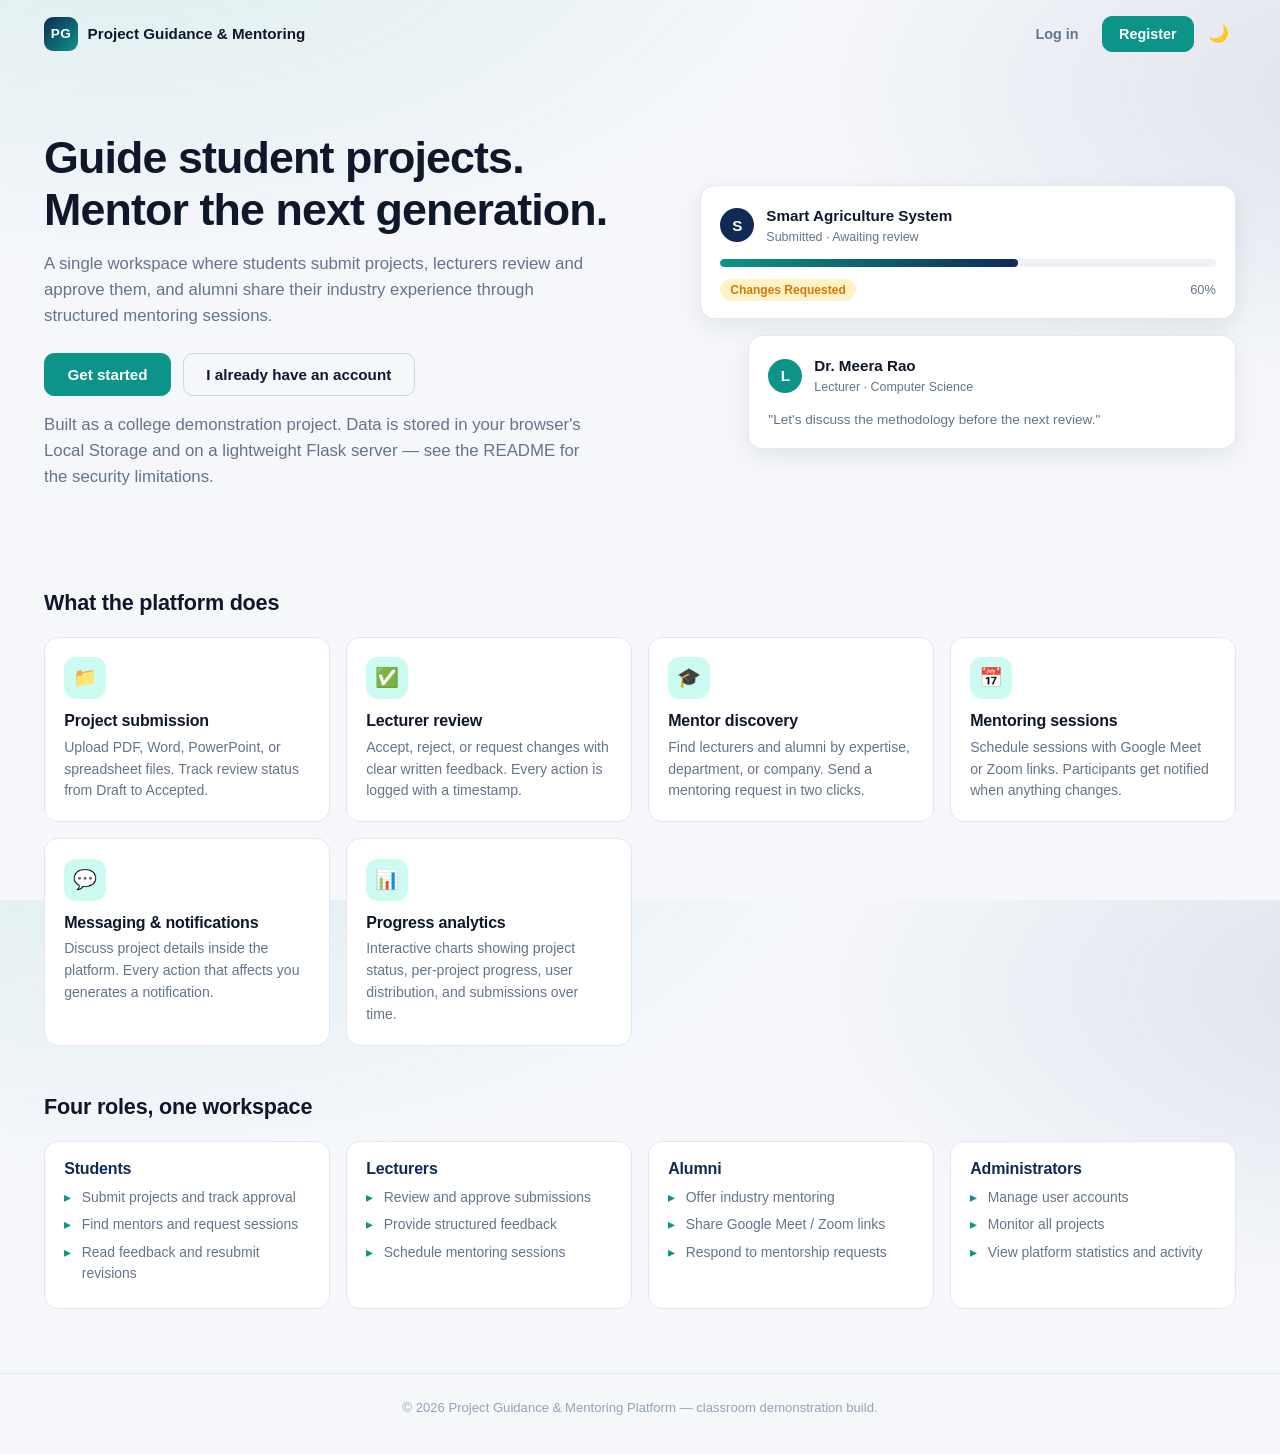
<file: frontend/index.html>
<!DOCTYPE html>
<html lang="en" data-theme="light">
<head>
  <meta charset="UTF-8" />
  <meta name="viewport" content="width=device-width, initial-scale=1.0" />
  <meta name="description" content="Project Guidance and Mentoring Platform — connect students, lecturers, and alumni for project review and mentoring." />
  <title>Project Guidance &amp; Mentoring Platform</title>
  <link rel="stylesheet" href="css/style.css" />
  <link rel="stylesheet" href="css/forms.css" />
  <link rel="stylesheet" href="css/components.css" />
  <link rel="stylesheet" href="css/responsive.css" />
</head>
<body class="landing-body" data-page="landing">

  <header class="landing-header">
    <a href="index.html" class="brand">
      <span class="brand-mark" aria-hidden="true">PG</span>
      <span class="brand-text">Project&nbsp;Guidance&nbsp;&amp;&nbsp;Mentoring</span>
    </a>

    <nav class="landing-nav" aria-label="Primary">
      <a href="login.html" class="btn btn-ghost">Log in</a>
      <a href="register.html" class="btn btn-primary">Register</a>
      <button id="theme-toggle-landing" class="icon-btn" type="button"
              aria-label="Toggle light and dark theme" title="Toggle theme">
        <span class="theme-icon" aria-hidden="true">🌙</span>
      </button>
    </nav>
  </header>

  <main class="landing-main">

    <section class="hero">
      <div class="hero-text">
        <h1>Guide student projects.<br/>Mentor the next generation.</h1>
        <p>
          A single workspace where students submit projects, lecturers review
          and approve them, and alumni share their industry experience through
          structured mentoring sessions.
        </p>

        <div class="hero-actions">
          <a href="register.html" class="btn btn-primary btn-lg">Get started</a>
          <a href="login.html" class="btn btn-outline btn-lg">I already have an account</a>
        </div>

        <p class="hero-note">
          Built as a college demonstration project. Data is stored in your
          browser's Local Storage and on a lightweight Flask server — see the
          README for the security limitations.
        </p>
      </div>

      <div class="hero-visual" aria-hidden="true">
        <div class="hero-card">
          <div class="hero-card-row">
            <div class="hero-avatar">S</div>
            <div>
              <strong>Smart Agriculture System</strong>
              <small>Submitted · Awaiting review</small>
            </div>
          </div>
          <div class="hero-progress"><span style="width:60%"></span></div>
          <div class="hero-card-row hero-card-row--split">
            <span class="pill pill-warn">Changes Requested</span>
            <span>60%</span>
          </div>
        </div>

        <div class="hero-card hero-card--alt">
          <div class="hero-card-row">
            <div class="hero-avatar hero-avatar--alt">L</div>
            <div>
              <strong>Dr. Meera Rao</strong>
              <small>Lecturer · Computer Science</small>
            </div>
          </div>
          <p class="hero-mini">"Let's discuss the methodology before the next review."</p>
        </div>
      </div>
    </section>

    <section class="features" aria-labelledby="features-heading">
      <h2 id="features-heading">What the platform does</h2>

      <div class="feature-grid">
        <article class="feature">
          <div class="feature-icon" aria-hidden="true">📁</div>
          <h3>Project submission</h3>
          <p>Upload PDF, Word, PowerPoint, or spreadsheet files. Track review status from Draft to Accepted.</p>
        </article>

        <article class="feature">
          <div class="feature-icon" aria-hidden="true">✅</div>
          <h3>Lecturer review</h3>
          <p>Accept, reject, or request changes with clear written feedback. Every action is logged with a timestamp.</p>
        </article>

        <article class="feature">
          <div class="feature-icon" aria-hidden="true">🎓</div>
          <h3>Mentor discovery</h3>
          <p>Find lecturers and alumni by expertise, department, or company. Send a mentoring request in two clicks.</p>
        </article>

        <article class="feature">
          <div class="feature-icon" aria-hidden="true">📅</div>
          <h3>Mentoring sessions</h3>
          <p>Schedule sessions with Google Meet or Zoom links. Participants get notified when anything changes.</p>
        </article>

        <article class="feature">
          <div class="feature-icon" aria-hidden="true">💬</div>
          <h3>Messaging &amp; notifications</h3>
          <p>Discuss project details inside the platform. Every action that affects you generates a notification.</p>
        </article>

        <article class="feature">
          <div class="feature-icon" aria-hidden="true">📊</div>
          <h3>Progress analytics</h3>
          <p>Interactive charts showing project status, per-project progress, user distribution, and submissions over time.</p>
        </article>
      </div>
    </section>

    <section class="roles" aria-labelledby="roles-heading">
      <h2 id="roles-heading">Four roles, one workspace</h2>

      <div class="role-grid">
        <article class="role-card">
          <h3>Students</h3>
          <ul>
            <li>Submit projects and track approval</li>
            <li>Find mentors and request sessions</li>
            <li>Read feedback and resubmit revisions</li>
          </ul>
        </article>

        <article class="role-card">
          <h3>Lecturers</h3>
          <ul>
            <li>Review and approve submissions</li>
            <li>Provide structured feedback</li>
            <li>Schedule mentoring sessions</li>
          </ul>
        </article>

        <article class="role-card">
          <h3>Alumni</h3>
          <ul>
            <li>Offer industry mentoring</li>
            <li>Share Google Meet / Zoom links</li>
            <li>Respond to mentorship requests</li>
          </ul>
        </article>

        <article class="role-card">
          <h3>Administrators</h3>
          <ul>
            <li>Manage user accounts</li>
            <li>Monitor all projects</li>
            <li>View platform statistics and activity</li>
          </ul>
        </article>
      </div>
    </section>

  </main>

  <footer class="landing-footer">
    <p>&copy; <span id="footer-year"></span> Project Guidance &amp; Mentoring Platform — classroom demonstration build.</p>
  </footer>

  <script src="js/storage.js"></script>
  <script src="js/validators.js"></script>
  <script src="js/api.js"></script>
  <script src="js/auth.js"></script>
  <script src="js/app.js"></script>
  <script>
    // Small inline bootstrap for the landing page only.
    document.addEventListener('DOMContentLoaded', function () {
      document.getElementById('footer-year').textContent = new Date().getFullYear();

      // If the user is already logged in, offer a quick jump to the dashboard.
      var current = window.PGMPStorage.getCurrentSession();
      if (current && current.userId) {
        var actions = document.querySelector('.hero-actions');
        if (actions) {
          var quick = document.createElement('a');
          quick.className = 'btn btn-outline btn-lg';
          quick.href = 'dashboard.html';
          quick.textContent = 'Go to my dashboard';
          actions.appendChild(quick);
        }
      }
    });
  </script>
</body>
</html>
</file>
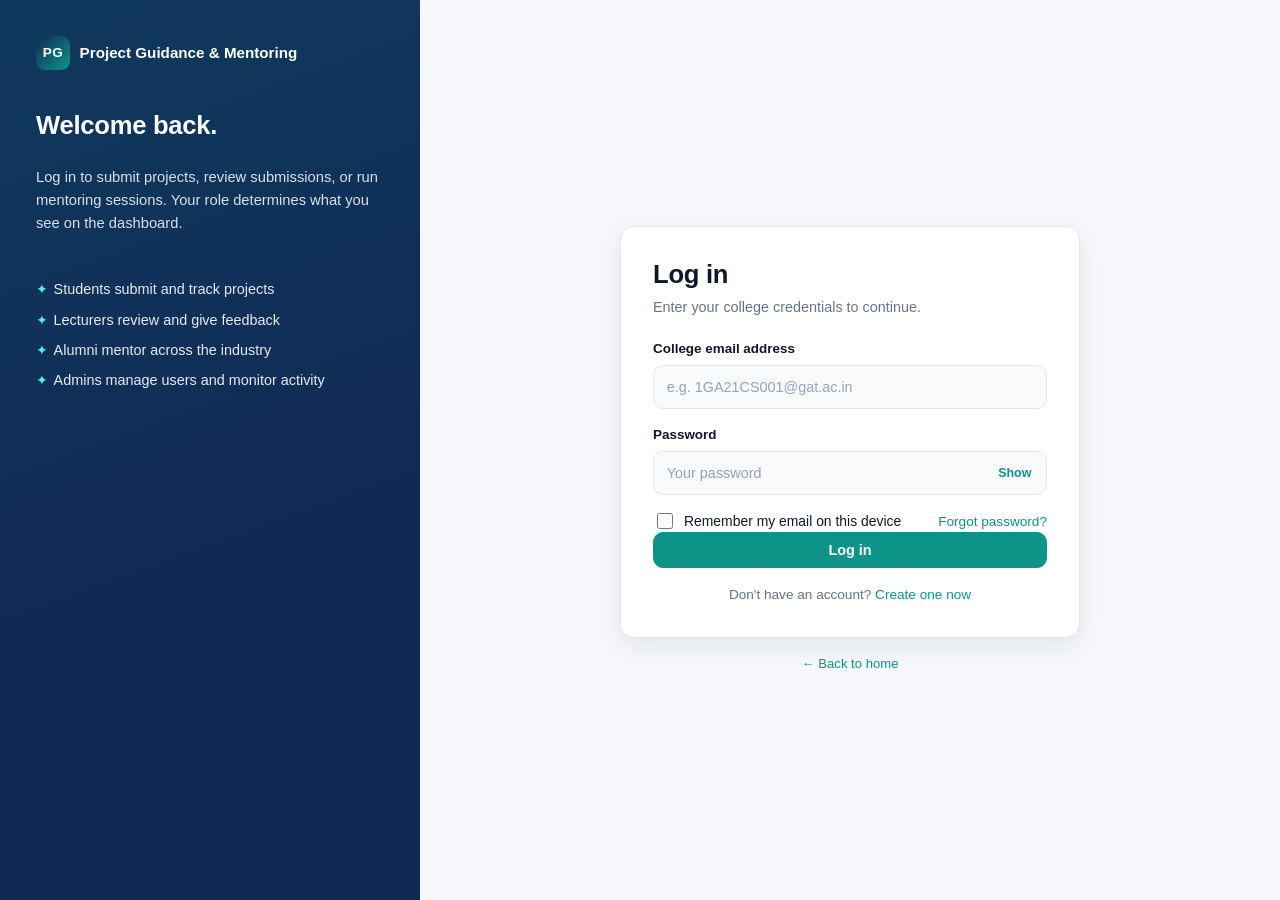
<file: frontend/login.html>
<!DOCTYPE html>
<html lang="en" data-theme="light">
<head>
  <meta charset="UTF-8" />
  <meta name="viewport" content="width=device-width, initial-scale=1.0" />
  <title>Log in · Project Guidance &amp; Mentoring Platform</title>
  <link rel="stylesheet" href="css/style.css" />
  <link rel="stylesheet" href="css/forms.css" />
  <link rel="stylesheet" href="css/components.css" />
  <link rel="stylesheet" href="css/responsive.css" />
</head>
<body class="auth-body" data-page="login">

  <div class="auth-layout">

    <aside class="auth-side" aria-hidden="true">
      <a href="index.html" class="brand brand--light">
        <span class="brand-mark">PG</span>
        <span class="brand-text">Project&nbsp;Guidance&nbsp;&amp;&nbsp;Mentoring</span>
      </a>
      <h2>Welcome back.</h2>
      <p>
        Log in to submit projects, review submissions, or run mentoring sessions.
        Your role determines what you see on the dashboard.
      </p>
      <ul class="auth-side-list">
        <li>Students submit and track projects</li>
        <li>Lecturers review and give feedback</li>
        <li>Alumni mentor across the industry</li>
        <li>Admins manage users and monitor activity</li>
      </ul>
    </aside>

    <main class="auth-main">
      <div class="auth-card">
        <header class="auth-card-head">
          <h1>Log in</h1>
          <p>Enter your college credentials to continue.</p>
        </header>

        <form id="login-form" novalidate autocomplete="on">
          <div class="form-group">
            <label for="login-email">College email address</label>
            <input
              type="email"
              id="login-email"
              name="email"
              autocomplete="username"
              required
              placeholder="e.g. 1GA21CS001@gat.ac.in"
            />
            <p class="field-error" data-error-for="login-email" role="alert"></p>
          </div>

          <div class="form-group">
            <label for="login-password">Password</label>
            <div class="input-with-action">
              <input
                type="password"
                id="login-password"
                name="password"
                autocomplete="current-password"
                required
                placeholder="Your password"
              />
              <button type="button" class="input-action"
                      data-toggle-password="login-password"
                      aria-label="Show password">Show</button>
            </div>
            <p class="field-error" data-error-for="login-password" role="alert"></p>
          </div>

          <div class="form-row form-row--between">
            <label class="checkbox">
              <input type="checkbox" id="login-remember" />
              <span>Remember my email on this device</span>
            </label>
            <a href="#forgot" class="link-small" id="open-forgot">Forgot password?</a>
          </div>

          <button type="submit" class="btn btn-primary btn-block" id="login-submit">
            Log in
          </button>

          <p class="form-footer">
            Don't have an account? <a href="register.html">Create one now</a>
          </p>
        </form>

        <!-- ------------------------------------------------------ -->
        <!-- Forgot-password panel (LOCAL DEMO FLOW)                 -->
        <!-- No email server is configured. The token is shown on    -->
        <!-- screen instead of being emailed. See README §17.        -->
        <!-- ------------------------------------------------------ -->
        <section id="forgot-panel" class="forgot-panel" hidden>
          <h2>Reset your password</h2>
          <p class="muted">
            This is a classroom demo. The reset token will be shown on this page
            instead of being emailed.
          </p>

          <form id="forgot-form" novalidate>
            <div class="form-group">
              <label for="forgot-email">College email address</label>
              <input type="email" id="forgot-email" required
                     placeholder="you@gat.ac.in" />
            </div>
            <button type="submit" class="btn btn-primary btn-block">
              Generate reset token
            </button>
          </form>

          <div id="forgot-result" hidden>
            <div class="callout callout-warn">
              <strong>Demo token (shown only because no mail server is configured):</strong>
              <code id="forgot-token-display"></code>
            </div>

            <form id="reset-form" novalidate>
              <div class="form-group">
                <label for="reset-token">Reset token</label>
                <input type="text" id="reset-token" required />
              </div>
              <div class="form-group">
                <label for="reset-password">New password</label>
                <div class="input-with-action">
                  <input type="password" id="reset-password" required minlength="8" />
                  <button type="button" class="input-action"
                          data-toggle-password="reset-password"
                          aria-label="Show password">Show</button>
                </div>
              </div>
              <div class="form-group">
                <label for="reset-confirm">Confirm new password</label>
                <input type="password" id="reset-confirm" required minlength="8" />
              </div>
              <button type="submit" class="btn btn-primary btn-block">
                Update password
              </button>
            </form>
          </div>

          <button type="button" class="btn btn-ghost btn-block" id="close-forgot">
            Back to login
          </button>
        </section>

        <div id="login-alert" class="alert" hidden role="alert"></div>
      </div>

      <p class="auth-footnote">
        <a href="index.html">&larr; Back to home</a>
      </p>
    </main>
  </div>

  <script src="js/storage.js"></script>
  <script src="js/validators.js"></script>
  <script src="js/api.js"></script>
  <script src="js/auth.js"></script>
  <script src="js/app.js"></script>
</body>
</html>
</file>
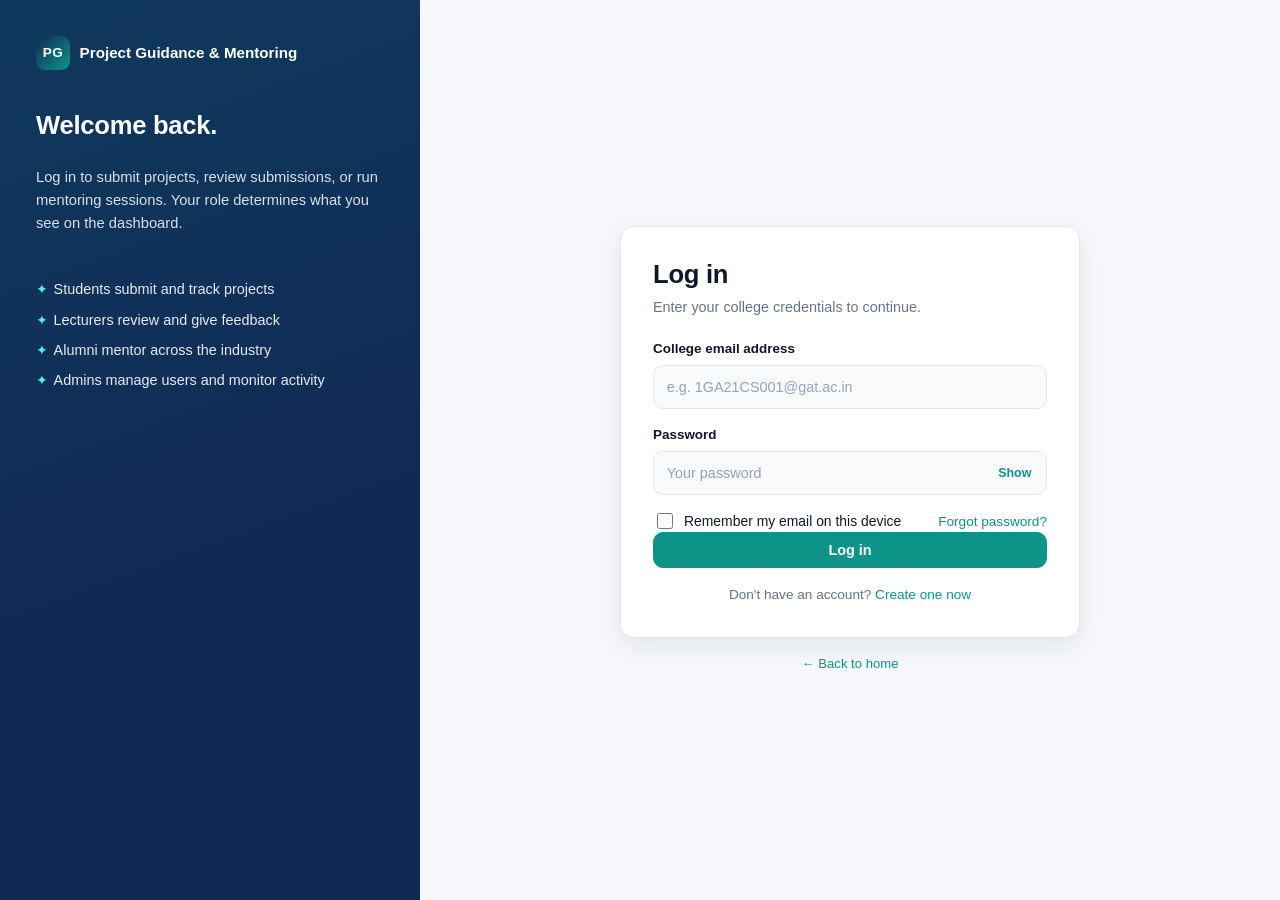
<file: frontend/mentoring-sessions.html>
<!DOCTYPE html>
<html lang="en" data-theme="light">
<head>
  <meta charset="UTF-8" />
  <meta name="viewport" content="width=device-width, initial-scale=1.0" />
  <title>Mentoring Sessions · Project Guidance &amp; Mentoring Platform</title>
  <link rel="stylesheet" href="css/style.css" />
  <link rel="stylesheet" href="css/dashboard.css" />
  <link rel="stylesheet" href="css/forms.css" />
  <link rel="stylesheet" href="css/components.css" />
  <link rel="stylesheet" href="css/responsive.css" />
</head>
<body class="app-body" data-page="sessions" data-requires-auth="true">

  <div id="app-shell"></div>

  <main id="page-content" class="page-content">

    <nav class="breadcrumbs" aria-label="Breadcrumb">
      <ol>
        <li><a href="dashboard.html">Home</a></li>
        <li aria-current="page">Mentoring Sessions</li>
      </ol>
    </nav>

    <header class="page-header">
      <div>
        <h1>Mentoring Sessions</h1>
        <p class="page-subtitle">
          Schedule a session with a student, share a Google Meet or Zoom link,
          and keep everyone notified of any change.
        </p>
      </div>
      <div class="page-header-actions">
        <button type="button" class="btn btn-primary" id="btn-new-session">
          + Schedule session
        </button>
      </div>
    </header>

    <!-- Tabs: Upcoming / Past / Cancelled -->
    <div class="tabs" role="tablist" aria-label="Session scope">
      <button type="button" class="tab is-active" data-scope="upcoming"
              role="tab" aria-selected="true">
        Upcoming <span class="tab-count" id="tab-count-upcoming">0</span>
      </button>
      <button type="button" class="tab" data-scope="past"
              role="tab" aria-selected="false">
        Past <span class="tab-count" id="tab-count-past">0</span>
      </button>
      <button type="button" class="tab" data-scope="cancelled"
              role="tab" aria-selected="false">
        Cancelled <span class="tab-count" id="tab-count-cancelled">0</span>
      </button>
    </div>

    <section class="session-grid" id="session-grid" aria-live="polite"></section>

    <div class="empty-state" id="session-empty" hidden>
      <div class="empty-illustration" aria-hidden="true">📅</div>
      <h2 id="session-empty-title">No upcoming sessions</h2>
      <p id="session-empty-msg">Scheduled sessions will appear here.</p>
    </div>

  </main>

  <!-- ============================================================== -->
  <!-- Session create / edit modal                                      -->
  <!-- ============================================================== -->
  <div class="modal-backdrop" id="modal-session" hidden>
    <div class="modal modal--lg" role="dialog" aria-modal="true"
         aria-labelledby="modal-session-title">
      <header class="modal-header">
        <h2 id="modal-session-title">Schedule session</h2>
        <button type="button" class="icon-btn modal-close" aria-label="Close">×</button>
      </header>
      <div class="modal-body">
        <form id="form-session" novalidate>
          <input type="hidden" id="session-id" />

          <div class="form-group">
            <label for="session-title">Session title <span class="req">*</span></label>
            <input type="text" id="session-title" required maxlength="120" />
            <p class="field-error" data-error-for="session-title" role="alert"></p>
          </div>

          <div class="form-group">
            <label for="session-description">Description</label>
            <textarea id="session-description" rows="3"
                      placeholder="What will you cover in this session?"></textarea>
          </div>

          <div class="form-grid">
            <div class="form-group">
              <label for="session-mentor">Mentor <span class="req">*</span></label>
              <select id="session-mentor" required></select>
            </div>

            <div class="form-group">
              <label for="session-student">Student <span class="req">*</span></label>
              <select id="session-student" required></select>
            </div>

            <div class="form-group">
              <label for="session-project">Related project (optional)</label>
              <select id="session-project">
                <option value="">None</option>
              </select>
            </div>

            <div class="form-group">
              <label for="session-platform">Meeting platform <span class="req">*</span></label>
              <select id="session-platform" required>
                <option value="Google Meet">Google Meet</option>
                <option value="Zoom">Zoom</option>
                <option value="Other">Other</option>
              </select>
            </div>

            <div class="form-group">
              <label for="session-date">Date <span class="req">*</span></label>
              <input type="date" id="session-date" required />
              <p class="field-error" data-error-for="session-date" role="alert"></p>
            </div>

            <div class="form-group">
              <label for="session-start">Start time <span class="req">*</span></label>
              <input type="time" id="session-start" required />
            </div>

            <div class="form-group">
              <label for="session-end">End time <span class="req">*</span></label>
              <input type="time" id="session-end" required />
              <p class="field-error" data-error-for="session-end" role="alert"></p>
            </div>

            <div class="form-group form-group--full">
              <label for="session-url">Meeting URL <span class="req">*</span></label>
              <input type="url" id="session-url" required
                     placeholder="https://meet.google.com/xxx-xxxx-xxx" />
              <p class="field-hint">
                The URL must start with <code>https://</code>. Google Meet links
                must point to <code>meet.google.com</code>. Zoom links must point
                to <code>zoom.us</code>.
              </p>
              <p class="field-error" data-error-for="session-url" role="alert"></p>
            </div>
          </div>

          <div class="form-group">
            <label for="session-instructions">Additional instructions</label>
            <textarea id="session-instructions" rows="3"
                      placeholder="Anything the student should prepare beforehand."></textarea>
          </div>

          <div class="callout callout-info">
            This platform does <strong>not</strong> create meeting rooms
            automatically. Paste a link you have already created in Google Meet
            or Zoom. The app simply stores and shares it.
          </div>
        </form>
      </div>
      <footer class="modal-footer">
        <button type="button" class="btn btn-ghost modal-close">Cancel</button>
        <button type="submit" form="form-session" class="btn btn-primary"
                id="btn-save-session">Save session</button>
      </footer>
    </div>
  </div>

  <!-- ============================================================== -->
  <!-- Cancel session modal                                             -->
  <!-- ============================================================== -->
  <div class="modal-backdrop" id="modal-cancel-session" hidden>
    <div class="modal" role="dialog" aria-modal="true"
         aria-labelledby="modal-cancel-session-title">
      <header class="modal-header">
        <h2 id="modal-cancel-session-title">Cancel session</h2>
        <button type="button" class="icon-btn modal-close" aria-label="Close">×</button>
      </header>
      <div class="modal-body">
        <input type="hidden" id="cancel-session-id" />
        <p class="muted">
          Cancelling notifies the student. This action cannot be undone.
        </p>
        <div class="form-group">
          <label for="cancel-session-reason">Reason (optional)</label>
          <textarea id="cancel-session-reason" rows="3"></textarea>
        </div>
      </div>
      <footer class="modal-footer">
        <button type="button" class="btn btn-ghost modal-close">Keep session</button>
        <button type="button" class="btn btn-danger" id="btn-confirm-cancel-session">
          Cancel session
        </button>
      </footer>
    </div>
  </div>

  <script src="js/storage.js"></script>
  <script src="js/validators.js"></script>
  <script src="js/api.js"></script>
  <script src="js/auth.js"></script>
  <script src="js/app.js"></script>
  <script src="js/notifications.js"></script>
  <script src="js/sessions.js"></script>
</body>
</html>
</file>
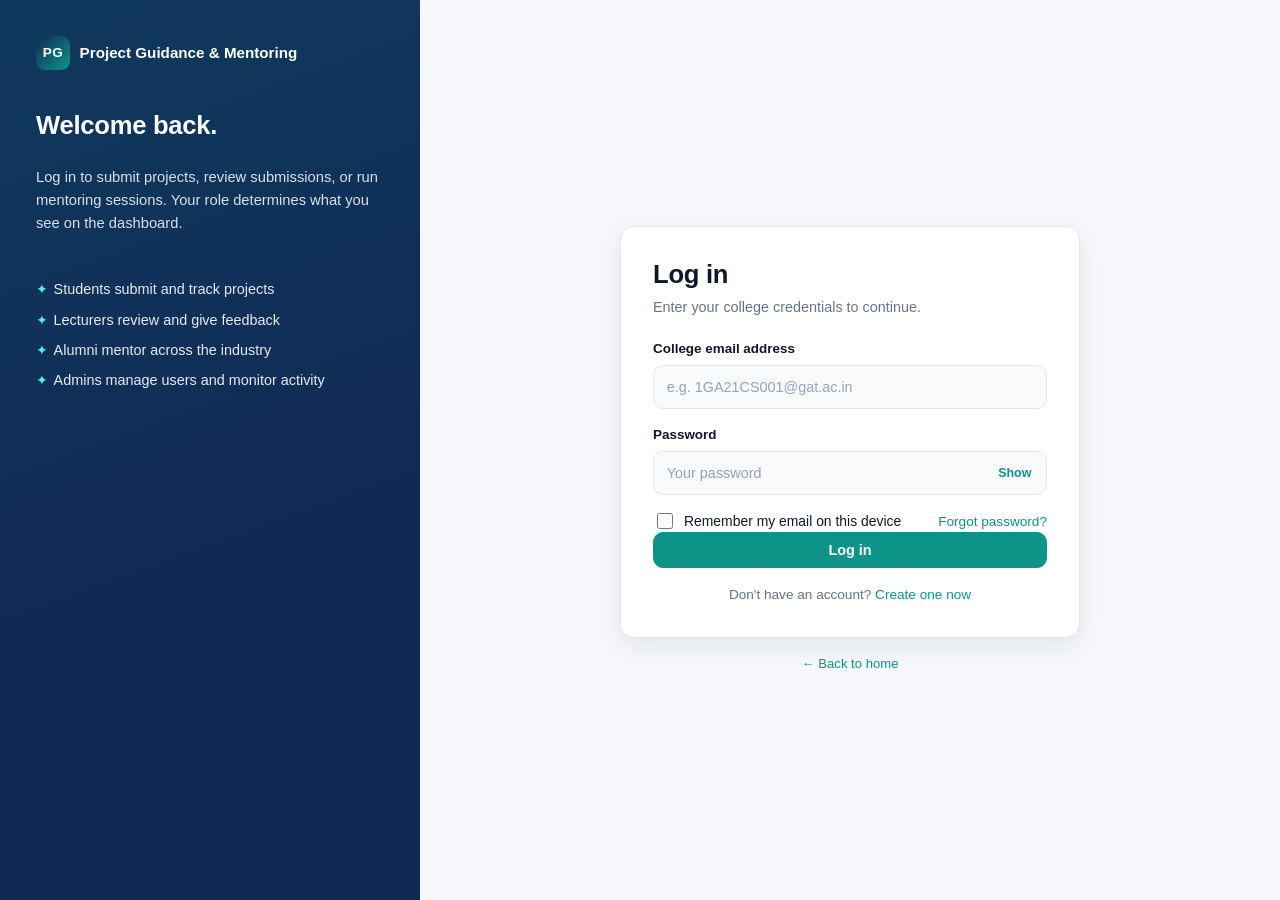
<file: frontend/mentors.html>
<!DOCTYPE html>
<html lang="en" data-theme="light">
<head>
  <meta charset="UTF-8" />
  <meta name="viewport" content="width=device-width, initial-scale=1.0" />
  <title>Mentors · Project Guidance &amp; Mentoring Platform</title>
  <link rel="stylesheet" href="css/style.css" />
  <link rel="stylesheet" href="css/dashboard.css" />
  <link rel="stylesheet" href="css/forms.css" />
  <link rel="stylesheet" href="css/components.css" />
  <link rel="stylesheet" href="css/responsive.css" />
</head>
<body class="app-body" data-page="mentors" data-requires-auth="true">

  <div id="app-shell"></div>

  <main id="page-content" class="page-content">

    <nav class="breadcrumbs" aria-label="Breadcrumb">
      <ol>
        <li><a href="dashboard.html">Home</a></li>
        <li aria-current="page">Mentors</li>
      </ol>
    </nav>

    <header class="page-header">
      <div>
        <h1>Find a mentor</h1>
        <p class="page-subtitle">
          Browse lecturers and alumni, filter by expertise, and request a
          mentoring session.
        </p>
      </div>
    </header>

    <!-- Two-column layout: filters + mentor grid -->
    <div class="split-layout">

      <aside class="split-side card">
        <h2 class="side-heading">Filters</h2>

        <div class="form-group">
          <label for="mentor-search">Search</label>
          <input type="search" id="mentor-search" placeholder="Name, company, designation…" />
        </div>

        <div class="form-group">
          <label for="mentor-role">Role</label>
          <select id="mentor-role">
            <option value="">All mentors</option>
            <option value="lecturer">Lecturers only</option>
            <option value="alumni">Alumni only</option>
          </select>
        </div>

        <div class="form-group">
          <label for="mentor-dept">Department</label>
          <select id="mentor-dept">
            <option value="">All departments</option>
            <option>Computer Science and Engineering</option>
            <option>Information Science and Engineering</option>
            <option>Electronics and Communication</option>
            <option>Electrical and Electronics</option>
            <option>Mechanical Engineering</option>
            <option>Civil Engineering</option>
            <option>Artificial Intelligence and Machine Learning</option>
            <option>Data Science</option>
            <option>Other</option>
          </select>
        </div>

        <div class="form-group">
          <label for="mentor-expertise">Expertise contains</label>
          <input type="text" id="mentor-expertise" placeholder="e.g. Machine Learning" />
        </div>

        <button type="button" class="btn btn-ghost btn-block" id="mentor-clear">
          Clear filters
        </button>
      </aside>

      <section class="split-main">
        <p class="list-count" id="mentor-count">0 mentors</p>

        <div class="mentor-grid" id="mentor-grid" aria-live="polite"></div>

        <div class="empty-state" id="mentor-empty" hidden>
          <div class="empty-illustration" aria-hidden="true">🎓</div>
          <h2>No mentors match your filters</h2>
          <p>Try clearing the filters, or check back once more lecturers and alumni register.</p>
        </div>
      </section>
    </div>

    <!-- Student's pending / accepted requests -->
    <section class="card" id="my-requests-card" hidden>
      <header class="card-header">
        <h2>My mentoring requests</h2>
        <p class="card-subtitle">Track the status of requests you have sent.</p>
      </header>
      <div class="table-scroll">
        <table class="data-table">
          <thead>
            <tr>
              <th scope="col">Mentor</th>
              <th scope="col">Topic</th>
              <th scope="col">Sent</th>
              <th scope="col">Status</th>
              <th scope="col">Mentor's note</th>
              <th scope="col">Actions</th>
            </tr>
          </thead>
          <tbody id="my-requests-body"></tbody>
        </table>
      </div>
    </section>

    <!-- Mentor's incoming requests (visible to lecturers/alumni) -->
    <section class="card" id="incoming-requests-card" hidden>
      <header class="card-header">
        <h2>Incoming mentoring requests</h2>
        <p class="card-subtitle">Respond to students who requested your guidance.</p>
      </header>
      <div class="table-scroll">
        <table class="data-table">
          <thead>
            <tr>
              <th scope="col">Student</th>
              <th scope="col">Topic</th>
              <th scope="col">Message</th>
              <th scope="col">Received</th>
              <th scope="col">Status</th>
              <th scope="col">Actions</th>
            </tr>
          </thead>
          <tbody id="incoming-requests-body"></tbody>
        </table>
      </div>
    </section>

  </main>

  <!-- ============================================================== -->
  <!-- Request mentoring modal                                          -->
  <!-- ============================================================== -->
  <div class="modal-backdrop" id="modal-mentor-request" hidden>
    <div class="modal" role="dialog" aria-modal="true"
         aria-labelledby="modal-mentor-request-title">
      <header class="modal-header">
        <h2 id="modal-mentor-request-title">Request mentoring</h2>
        <button type="button" class="icon-btn modal-close" aria-label="Close">×</button>
      </header>
      <div class="modal-body">
        <input type="hidden" id="req-mentor-id" />
        <p class="muted" id="req-mentor-context"></p>

        <div class="form-group">
          <label for="req-topic">Topic <span class="req">*</span></label>
          <input type="text" id="req-topic" required
                 placeholder="e.g. Help with ML model selection" />
          <p class="field-error" data-error-for="req-topic" role="alert"></p>
        </div>

        <div class="form-group">
          <label for="req-message">Message</label>
          <textarea id="req-message" rows="4"
                    placeholder="Give the mentor some context so they can prepare."></textarea>
        </div>

        <div class="form-group">
          <label for="req-project">Related project (optional)</label>
          <select id="req-project">
            <option value="">None</option>
          </select>
        </div>
      </div>
      <footer class="modal-footer">
        <button type="button" class="btn btn-ghost modal-close">Cancel</button>
        <button type="button" class="btn btn-primary" id="btn-send-mentor-request">
          Send request
        </button>
      </footer>
    </div>
  </div>

  <!-- ============================================================== -->
  <!-- Mentor profile viewer                                            -->
  <!-- ============================================================== -->
  <div class="modal-backdrop" id="modal-mentor-profile" hidden>
    <div class="modal" role="dialog" aria-modal="true"
         aria-labelledby="mentor-profile-title">
      <header class="modal-header">
        <h2 id="mentor-profile-title">Mentor profile</h2>
        <button type="button" class="icon-btn modal-close" aria-label="Close">×</button>
      </header>
      <div class="modal-body" id="mentor-profile-body"></div>
      <footer class="modal-footer">
        <button type="button" class="btn btn-ghost modal-close">Close</button>
      </footer>
    </div>
  </div>

  <!-- ============================================================== -->
  <!-- Response modal (accept / decline an incoming request)            -->
  <!-- ============================================================== -->
  <div class="modal-backdrop" id="modal-respond" hidden>
    <div class="modal" role="dialog" aria-modal="true"
         aria-labelledby="modal-respond-title">
      <header class="modal-header">
        <h2 id="modal-respond-title">Respond to request</h2>
        <button type="button" class="icon-btn modal-close" aria-label="Close">×</button>
      </header>
      <div class="modal-body">
        <input type="hidden" id="respond-request-id" />
        <input type="hidden" id="respond-action" />
        <p class="muted" id="respond-context"></p>

        <div class="form-group">
          <label for="respond-note">Note (optional)</label>
          <textarea id="respond-note" rows="4"
                    placeholder="Share any useful context with the student."></textarea>
        </div>
      </div>
      <footer class="modal-footer">
        <button type="button" class="btn btn-ghost modal-close">Cancel</button>
        <button type="button" class="btn btn-primary" id="btn-confirm-respond">
          Confirm
        </button>
      </footer>
    </div>
  </div>

  <script src="js/storage.js"></script>
  <script src="js/validators.js"></script>
  <script src="js/api.js"></script>
  <script src="js/auth.js"></script>
  <script src="js/app.js"></script>
  <script src="js/notifications.js"></script>
  <script src="js/mentors.js"></script>
</body>
</html>
</file>
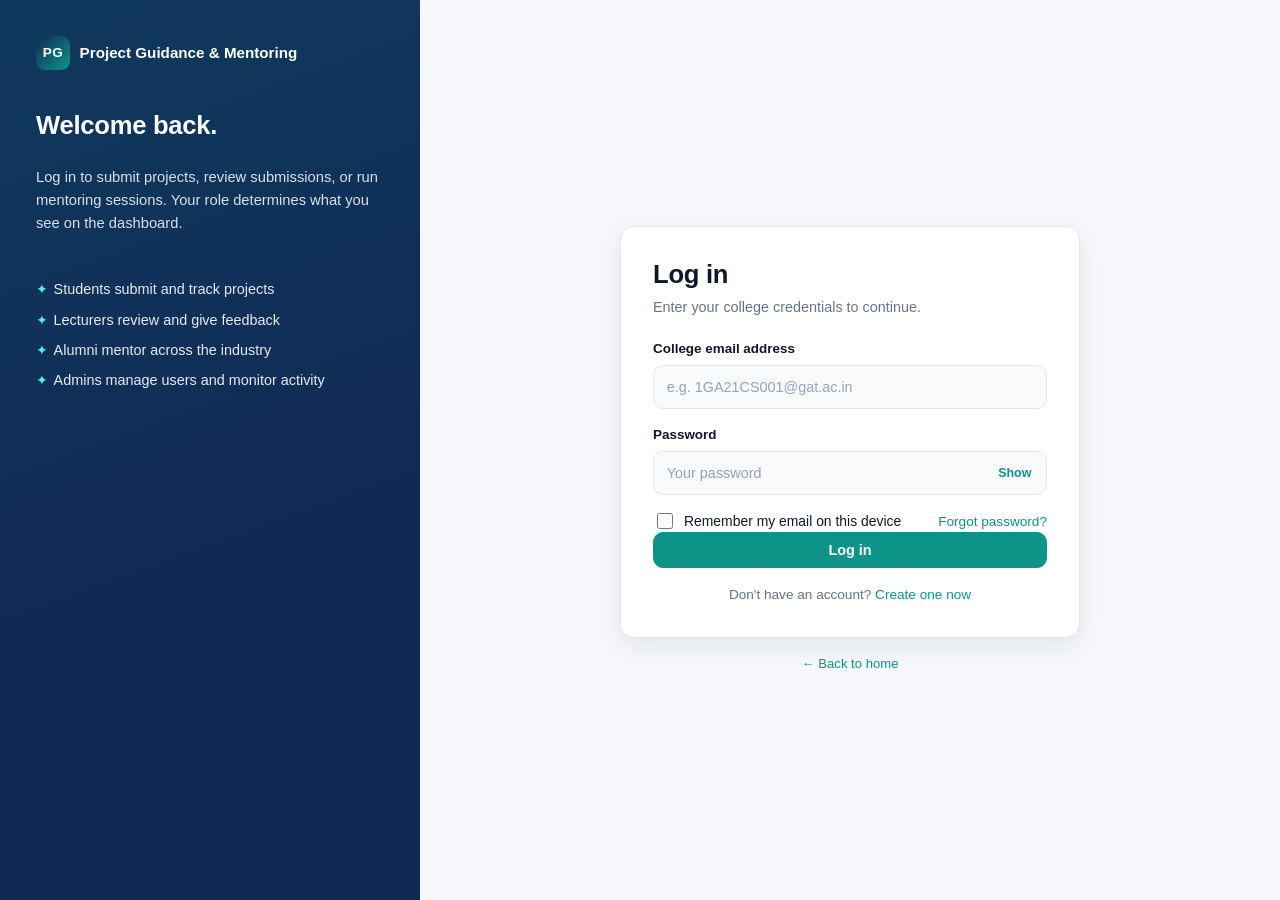
<file: frontend/messages.html>
<!DOCTYPE html>
<html lang="en" data-theme="light">
<head>
  <meta charset="UTF-8" />
  <meta name="viewport" content="width=device-width, initial-scale=1.0" />
  <title>Messages · Project Guidance &amp; Mentoring Platform</title>
  <link rel="stylesheet" href="css/style.css" />
  <link rel="stylesheet" href="css/dashboard.css" />
  <link rel="stylesheet" href="css/forms.css" />
  <link rel="stylesheet" href="css/components.css" />
  <link rel="stylesheet" href="css/responsive.css" />
</head>
<body class="app-body" data-page="messages" data-requires-auth="true">

  <div id="app-shell"></div>

  <main id="page-content" class="page-content page-content--flush">

    <nav class="breadcrumbs" aria-label="Breadcrumb">
      <ol>
        <li><a href="dashboard.html">Home</a></li>
        <li aria-current="page">Messages</li>
      </ol>
    </nav>

    <div class="chat-layout" id="chat-layout">

      <!-- ========================================================= -->
      <!-- Conversation list                                         -->
      <!-- ========================================================= -->
      <aside class="chat-sidebar card" id="chat-sidebar">
        <header class="chat-sidebar-head">
          <h1 class="chat-title">Messages</h1>
          <button type="button" class="icon-btn" id="btn-new-chat"
                  aria-label="Start a new conversation" title="New conversation">
            ＋
          </button>
        </header>

        <div class="chat-search">
          <label for="chat-search" class="sr-only">Search conversations</label>
          <input type="search" id="chat-search" placeholder="Search conversations…" />
        </div>

        <ul class="conversation-list" id="conversation-list" aria-live="polite"></ul>

        <div class="empty-state empty-state--small" id="conversations-empty" hidden>
          <p>No conversations yet.</p>
          <button type="button" class="btn btn-primary btn-sm" id="btn-start-chat-empty">
            Start a conversation
          </button>
        </div>
      </aside>

      <!-- ========================================================= -->
      <!-- Thread                                                    -->
      <!-- ========================================================= -->
      <section class="chat-main card" id="chat-main">

        <!-- No conversation selected -->
        <div class="chat-empty" id="chat-empty">
          <div class="empty-illustration" aria-hidden="true">💬</div>
          <h2>Select a conversation</h2>
          <p>Choose a conversation from the list, or start a new one.</p>
          <button type="button" class="btn btn-primary" id="btn-start-chat">
            Start a conversation
          </button>
        </div>

        <!-- Active conversation -->
        <div class="chat-active" id="chat-active" hidden>
          <header class="chat-head">
            <button type="button" class="icon-btn chat-back" id="chat-back"
                    aria-label="Back to conversations">←</button>
            <div class="chat-avatar" id="chat-avatar">A</div>
            <div class="chat-user">
              <strong id="chat-user-name">—</strong>
              <small id="chat-user-meta"></small>
            </div>
            <div class="chat-actions">
              <button type="button" class="icon-btn" id="chat-view-profile"
                      title="View profile" aria-label="View profile">👤</button>
            </div>
          </header>

          <div class="chat-thread" id="chat-thread" aria-live="polite"></div>

          <form class="chat-composer" id="chat-composer" novalidate>
            <label for="chat-input" class="sr-only">Message</label>
            <textarea id="chat-input" rows="1" maxlength="2000"
                      placeholder="Type a message…"></textarea>
            <button type="submit" class="btn btn-primary" id="btn-send-message"
                    aria-label="Send message">Send</button>
          </form>
        </div>

      </section>

    </div>

  </main>

  <!-- ============================================================== -->
  <!-- Contact picker (start a new conversation)                        -->
  <!-- ============================================================== -->
  <div class="modal-backdrop" id="modal-contacts" hidden>
    <div class="modal" role="dialog" aria-modal="true"
         aria-labelledby="modal-contacts-title">
      <header class="modal-header">
        <h2 id="modal-contacts-title">Start a conversation</h2>
        <button type="button" class="icon-btn modal-close" aria-label="Close">×</button>
      </header>
      <div class="modal-body">
        <div class="form-group">
          <label for="contact-search" class="sr-only">Search contacts</label>
          <input type="search" id="contact-search"
                 placeholder="Search by name, role, or department…" />
        </div>
        <ul class="contact-list" id="contact-list"></ul>
        <div class="empty-state empty-state--small" id="contacts-empty" hidden>
          <p>No contacts available.</p>
        </div>
      </div>
      <footer class="modal-footer">
        <button type="button" class="btn btn-ghost modal-close">Close</button>
      </footer>
    </div>
  </div>

  <script src="js/storage.js"></script>
  <script src="js/validators.js"></script>
  <script src="js/api.js"></script>
  <script src="js/auth.js"></script>
  <script src="js/app.js"></script>
  <script src="js/notifications.js"></script>
  <script src="js/messages.js"></script>
</body>
</html>
</file>
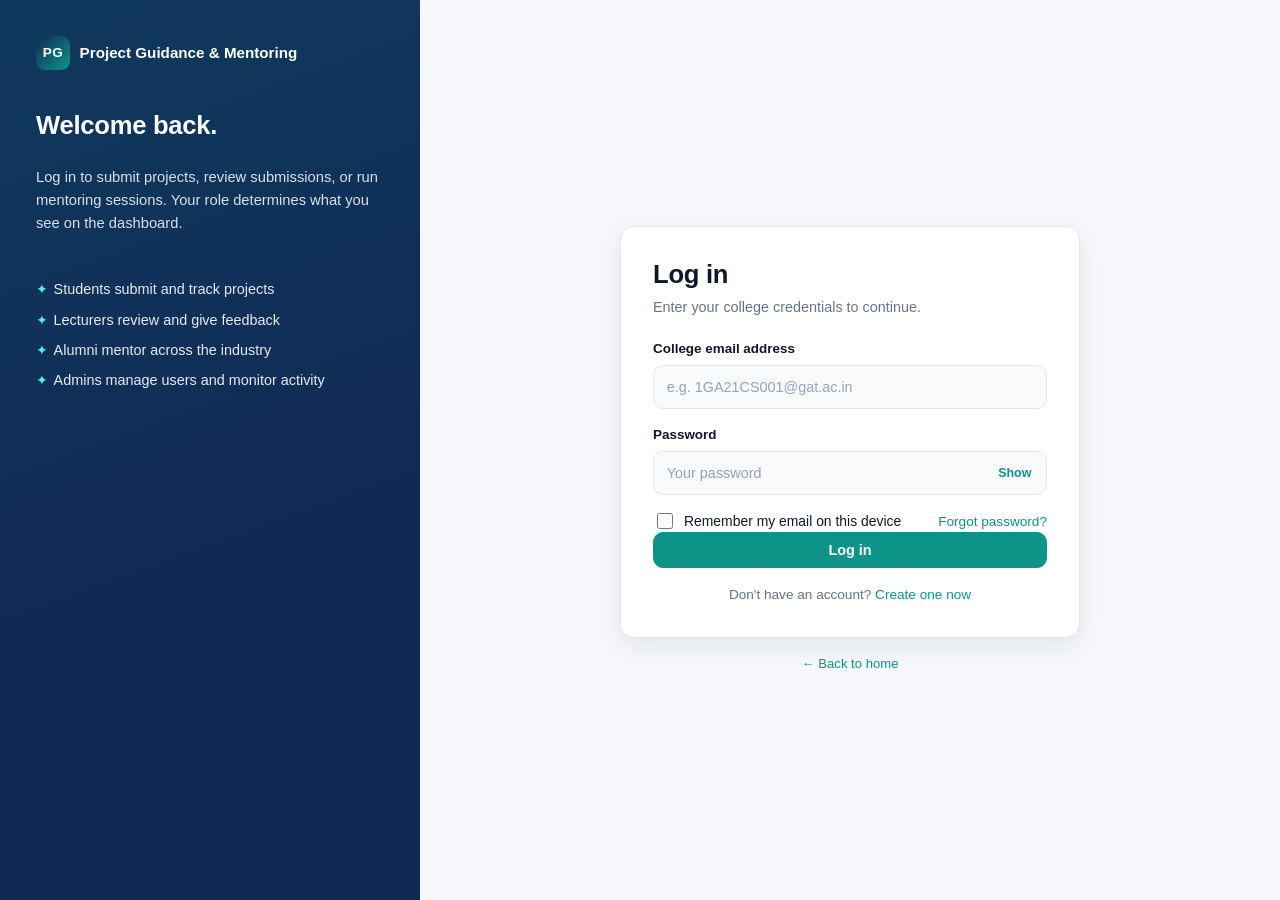
<file: frontend/notifications.html>
<!DOCTYPE html>
<html lang="en" data-theme="light">
<head>
  <meta charset="UTF-8" />
  <meta name="viewport" content="width=device-width, initial-scale=1.0" />
  <title>Notifications · Project Guidance &amp; Mentoring Platform</title>
  <link rel="stylesheet" href="css/style.css" />
  <link rel="stylesheet" href="css/dashboard.css" />
  <link rel="stylesheet" href="css/forms.css" />
  <link rel="stylesheet" href="css/components.css" />
  <link rel="stylesheet" href="css/responsive.css" />
</head>
<body class="app-body" data-page="notifications" data-requires-auth="true">

  <div id="app-shell"></div>

  <main id="page-content" class="page-content">

    <nav class="breadcrumbs" aria-label="Breadcrumb">
      <ol>
        <li><a href="dashboard.html">Home</a></li>
        <li aria-current="page">Notifications</li>
      </ol>
    </nav>

    <header class="page-header">
      <div>
        <h1>Notifications</h1>
        <p class="page-subtitle">
          Every action that affects you — project reviews, mentoring requests,
          and session changes — appears here.
        </p>
      </div>
      <div class="page-header-actions">
        <button type="button" class="btn btn-outline" id="btn-mark-all-read">
          Mark all as read
        </button>
        <button type="button" class="btn btn-ghost" id="btn-clear-all">
          Clear all
        </button>
      </div>
    </header>

    <!-- Filters -->
    <section class="card filter-bar">
      <div class="filter-row">
        <div class="filter-field">
          <label for="notif-search" class="sr-only">Search notifications</label>
          <input type="search" id="notif-search"
                 placeholder="Search notifications…" />
        </div>

        <div class="filter-field">
          <label for="notif-type">Type</label>
          <select id="notif-type">
            <option value="">All types</option>
            <option value="project">Project</option>
            <option value="mentoring">Mentoring</option>
            <option value="session">Sessions</option>
            <option value="message">Messages</option>
            <option value="account">Account</option>
          </select>
        </div>

        <div class="filter-field">
          <label for="notif-read">Read status</label>
          <select id="notif-read">
            <option value="">All</option>
            <option value="unread">Unread only</option>
            <option value="read">Read only</option>
          </select>
        </div>

        <div class="filter-field filter-field--end">
          <button type="button" class="btn btn-ghost" id="notif-clear-filters">
            Clear
          </button>
        </div>
      </div>
    </section>

    <p class="list-count" id="notif-count">0 notifications</p>

    <section class="card notification-list-card">
      <ul class="notification-list" id="notification-list" aria-live="polite"></ul>

      <div class="empty-state" id="notif-empty" hidden>
        <div class="empty-illustration" aria-hidden="true">🔔</div>
        <h2>No notifications</h2>
        <p>You're all caught up. New activity will appear here.</p>
      </div>
    </section>

  </main>

  <script src="js/storage.js"></script>
  <script src="js/validators.js"></script>
  <script src="js/api.js"></script>
  <script src="js/auth.js"></script>
  <script src="js/app.js"></script>
  <script src="js/notifications.js"></script>
  <script>
    // The notifications page itself just renders the full list.
    // The topbar bell (drawn by app.js) uses the same module in dropdown mode.
    document.addEventListener('DOMContentLoaded', function () {
      if (window.PGMPNotifications && window.PGMPNotifications.renderPage) {
        window.PGMPNotifications.renderPage();
      }
    });
  </script>
</body>
</html>
</file>
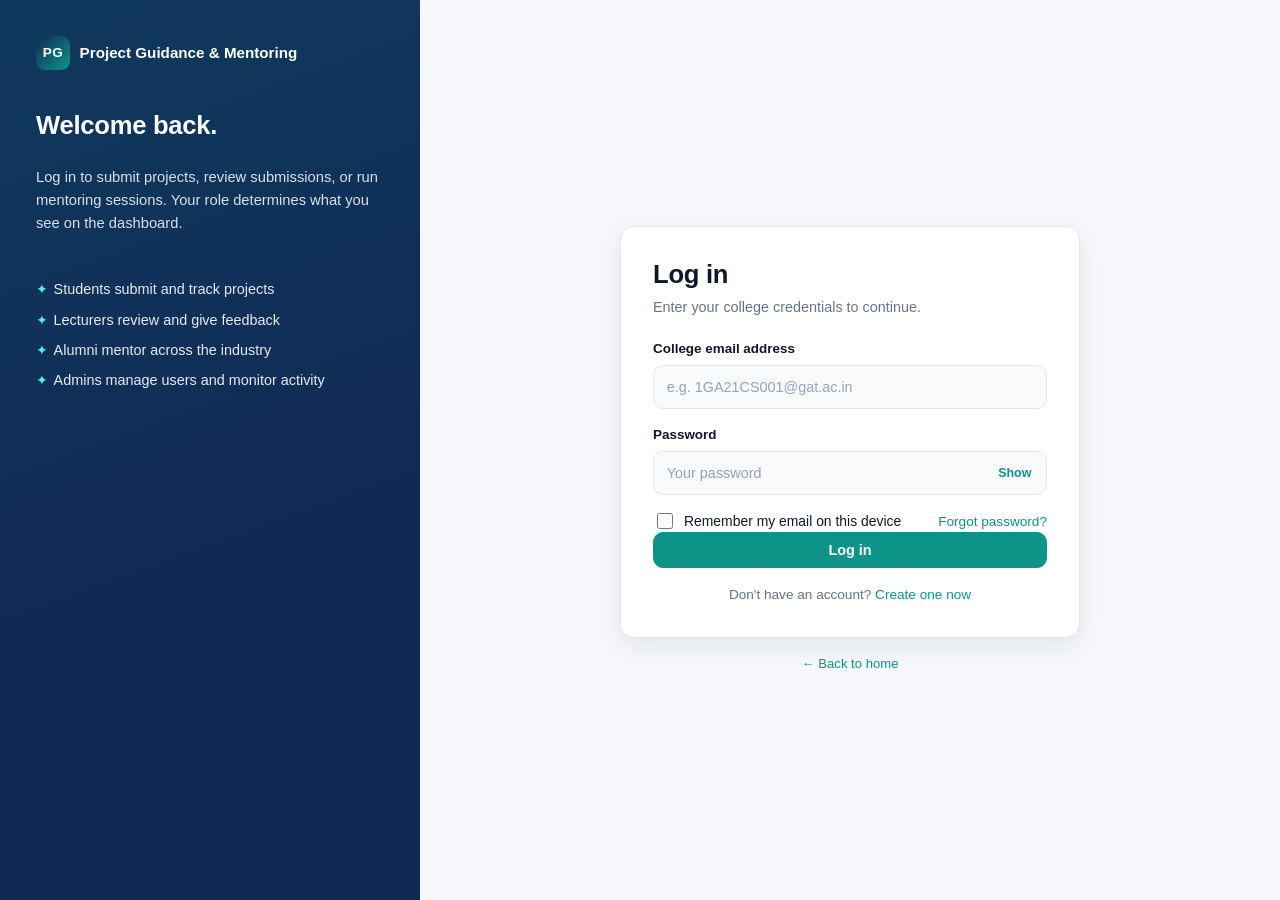
<file: frontend/profile.html>
<!DOCTYPE html>
<html lang="en" data-theme="light">
<head>
  <meta charset="UTF-8" />
  <meta name="viewport" content="width=device-width, initial-scale=1.0" />
  <title>Profile · Project Guidance &amp; Mentoring Platform</title>
  <link rel="stylesheet" href="css/style.css" />
  <link rel="stylesheet" href="css/dashboard.css" />
  <link rel="stylesheet" href="css/forms.css" />
  <link rel="stylesheet" href="css/components.css" />
  <link rel="stylesheet" href="css/responsive.css" />
</head>
<body class="app-body" data-page="profile" data-requires-auth="true">

  <div id="app-shell"></div>

  <main id="page-content" class="page-content">

    <nav class="breadcrumbs" aria-label="Breadcrumb">
      <ol>
        <li><a href="dashboard.html">Home</a></li>
        <li aria-current="page">Profile</li>
      </ol>
    </nav>

    <header class="page-header">
      <div>
        <h1>My Profile</h1>
        <p class="page-subtitle">
          Keep your information up to date so students and mentors can find you.
        </p>
      </div>
      <div class="page-header-actions">
        <button type="button" class="btn btn-outline" id="btn-edit-profile">
          Edit profile
        </button>
        <button type="button" class="btn btn-primary" id="btn-save-profile" hidden>
          Save changes
        </button>
        <button type="button" class="btn btn-ghost" id="btn-cancel-edit" hidden>
          Cancel
        </button>
      </div>
    </header>

    <div class="profile-layout">

      <!-- ========================================================= -->
      <!-- Profile summary card                                       -->
      <!-- ========================================================= -->
      <aside class="card profile-card">
        <div class="profile-avatar" id="profile-avatar">U</div>
        <h2 class="profile-name" id="profile-name">—</h2>
        <p class="profile-role" id="profile-role">—</p>
        <p class="profile-dept" id="profile-dept">—</p>

        <dl class="profile-meta">
          <div>
            <dt>Email</dt>
            <dd id="profile-email">—</dd>
          </div>
          <div>
            <dt>College</dt>
            <dd id="profile-college">—</dd>
          </div>
          <div id="profile-usn-row">
            <dt>USN / ID</dt>
            <dd id="profile-usn">—</dd>
          </div>
          <div>
            <dt>Member since</dt>
            <dd id="profile-joined">—</dd>
          </div>
        </dl>

        <button type="button" class="btn btn-outline btn-block" id="btn-change-avatar">
          Change avatar
        </button>
        <input type="file" id="avatar-input" accept="image/*" hidden />
        <p class="field-hint">
          Upload a small square image. It is stored in your browser only.
        </p>
      </aside>

      <!-- ========================================================= -->
      <!-- Profile details                                            -->
      <!-- ========================================================= -->
      <section class="profile-main">

        <!-- View mode -->
        <div id="profile-view">
          <!-- filled by profile.js -->
        </div>

        <!-- Edit mode -->
        <div id="profile-edit" hidden>

          <div class="card">
            <header class="card-header">
              <h2>Basic information</h2>
            </header>
            <div class="form-grid">
              <div class="form-group">
                <label for="edit-fullname">Full name</label>
                <input type="text" id="edit-fullname" />
              </div>
              <div class="form-group">
                <label for="edit-college">College</label>
                <input type="text" id="edit-college" />
              </div>
              <div class="form-group">
                <label for="edit-department">Department</label>
                <select id="edit-department">
                  <option value="">Select</option>
                  <option>Computer Science and Engineering</option>
                  <option>Information Science and Engineering</option>
                  <option>Electronics and Communication</option>
                  <option>Electrical and Electronics</option>
                  <option>Mechanical Engineering</option>
                  <option>Civil Engineering</option>
                  <option>Artificial Intelligence and Machine Learning</option>
                  <option>Data Science</option>
                  <option>Other</option>
                </select>
              </div>
              <div class="form-group">
                <label for="edit-phone">Contact number</label>
                <input type="tel" id="edit-phone" placeholder="Optional" />
              </div>
              <div class="form-group form-group--full">
                <label for="edit-bio">Short biography</label>
                <textarea id="edit-bio" rows="4"
                          placeholder="A short description of your background and interests."></textarea>
              </div>
            </div>
          </div>

          <!-- Role-specific edit blocks. profile.js unhides the relevant one. -->
          <div class="card" data-edit-role="student">
            <header class="card-header">
              <h2>Student details</h2>
            </header>
            <div class="form-grid">
              <div class="form-group">
                <label for="edit-semester">Semester</label>
                <select id="edit-semester">
                  <option value="">Select</option>
                  <option>1</option><option>2</option><option>3</option>
                  <option>4</option><option>5</option><option>6</option>
                  <option>7</option><option>8</option>
                </select>
              </div>
              <div class="form-group">
                <label for="edit-interests">Interests</label>
                <input type="text" id="edit-interests"
                       placeholder="Comma separated" />
              </div>
              <div class="form-group form-group--full">
                <label for="edit-skills">Skills</label>
                <input type="text" id="edit-skills"
                       placeholder="Comma separated" />
              </div>
            </div>
          </div>

          <div class="card" data-edit-role="lecturer">
            <header class="card-header">
              <h2>Lecturer details</h2>
            </header>
            <div class="form-grid">
              <div class="form-group">
                <label for="edit-designation">Designation</label>
                <input type="text" id="edit-designation" />
              </div>
              <div class="form-group">
                <label for="edit-experience">Years of experience</label>
                <input type="number" id="edit-experience" min="0" max="60" />
              </div>
              <div class="form-group form-group--full">
                <label for="edit-expertise">Areas of expertise</label>
                <input type="text" id="edit-expertise"
                       placeholder="Comma separated" />
              </div>
            </div>
          </div>

          <div class="card" data-edit-role="alumni">
            <header class="card-header">
              <h2>Alumni details</h2>
            </header>
            <div class="form-grid">
              <div class="form-group">
                <label for="edit-gradyear">Graduation year</label>
                <input type="number" id="edit-gradyear" min="1990" max="2100" />
              </div>
              <div class="form-group">
                <label for="edit-company">Current company</label>
                <input type="text" id="edit-company" />
              </div>
              <div class="form-group">
                <label for="edit-job">Job designation</label>
                <input type="text" id="edit-job" />
              </div>
              <div class="form-group form-group--full">
                <label for="edit-expertise-alumni">Areas of expertise</label>
                <input type="text" id="edit-expertise-alumni"
                       placeholder="Comma separated" />
              </div>
            </div>
          </div>

          <div class="card" data-edit-role="admin">
            <header class="card-header">
              <h2>Administrator</h2>
            </header>
            <p class="muted">
              Admin accounts cannot change their role through the profile page.
              Use <a href="settings.html">Settings</a> for account-level actions.
            </p>
          </div>
        </div>

      </section>

    </div>

  </main>

  <script src="js/storage.js"></script>
  <script src="js/validators.js"></script>
  <script src="js/api.js"></script>
  <script src="js/auth.js"></script>
  <script src="js/app.js"></script>
  <script src="js/notifications.js"></script>
  <script src="js/profile.js"></script>
</body>
</html>
</file>
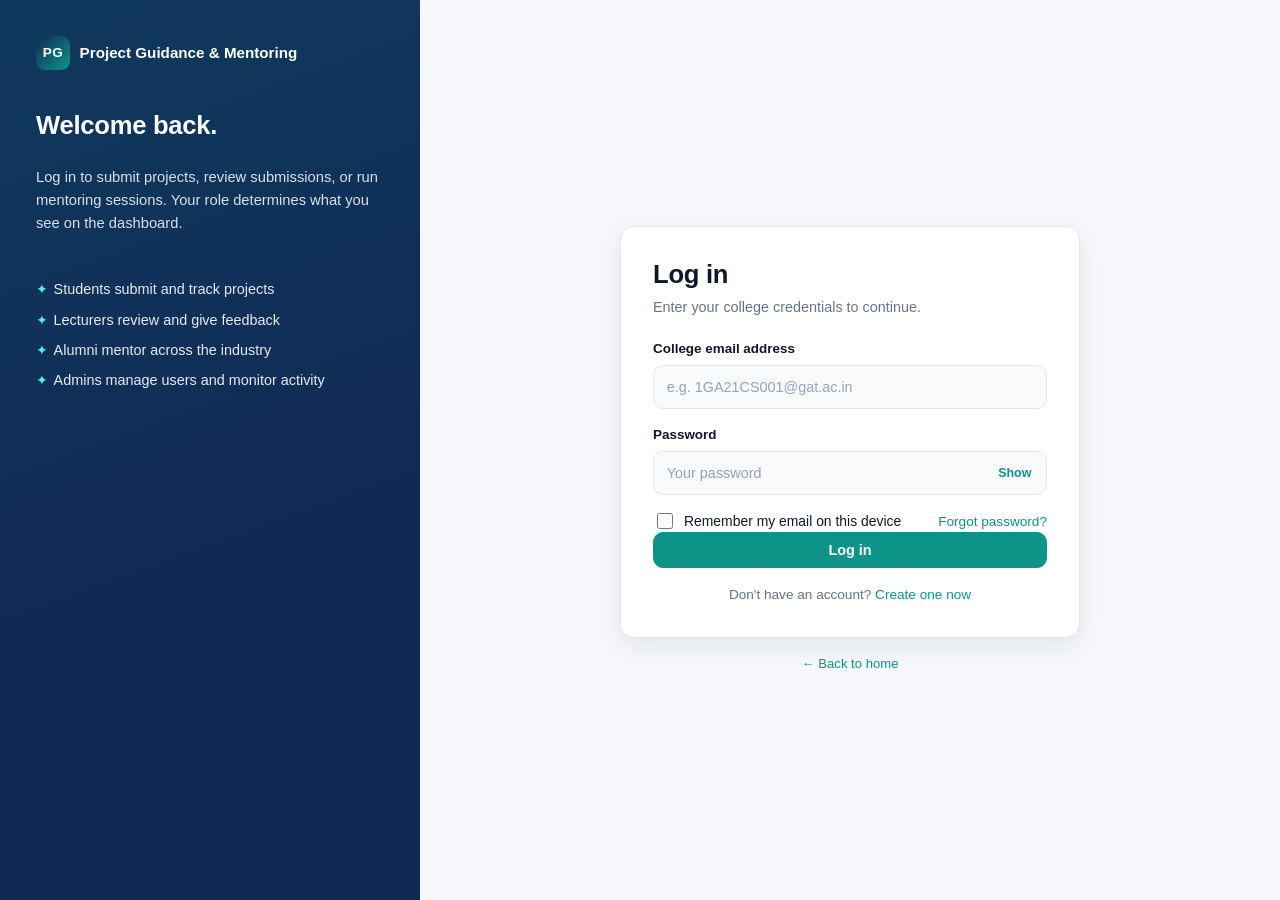
<file: frontend/projects.html>
<!DOCTYPE html>
<html lang="en" data-theme="light">
<head>
  <meta charset="UTF-8" />
  <meta name="viewport" content="width=device-width, initial-scale=1.0" />
  <title>My Projects · Project Guidance &amp; Mentoring Platform</title>
  <link rel="stylesheet" href="css/style.css" />
  <link rel="stylesheet" href="css/dashboard.css" />
  <link rel="stylesheet" href="css/forms.css" />
  <link rel="stylesheet" href="css/components.css" />
  <link rel="stylesheet" href="css/responsive.css" />
</head>
<body class="app-body" data-page="projects" data-requires-auth="true">

  <div id="app-shell"></div>

  <main id="page-content" class="page-content">

    <nav class="breadcrumbs" aria-label="Breadcrumb">
      <ol>
        <li><a href="dashboard.html">Home</a></li>
        <li aria-current="page">My Projects</li>
      </ol>
    </nav>

    <header class="page-header">
      <div>
        <h1>My Projects</h1>
        <p class="page-subtitle">
          Create, submit, and track your projects. Lecturers can review and
          provide feedback here.
        </p>
      </div>
      <div class="page-header-actions">
        <button type="button" class="btn btn-primary" id="btn-new-project">
          + New project
        </button>
      </div>
    </header>

    <!-- ============================================================ -->
    <!-- Filters                                                       -->
    <!-- ============================================================ -->
    <section class="card filter-bar">
      <div class="filter-row">
        <div class="filter-field">
          <label for="proj-search" class="sr-only">Search projects</label>
          <input type="search" id="proj-search" placeholder="Search by title or description…" />
        </div>

        <div class="filter-field">
          <label for="proj-status">Status</label>
          <select id="proj-status">
            <option value="">All statuses</option>
            <option>Draft</option>
            <option>Submitted</option>
            <option>Under Review</option>
            <option>Accepted</option>
            <option>Changes Requested</option>
            <option>Rejected</option>
          </select>
        </div>

        <div class="filter-field">
          <label for="proj-dept">Department</label>
          <select id="proj-dept">
            <option value="">All departments</option>
            <option>Computer Science and Engineering</option>
            <option>Information Science and Engineering</option>
            <option>Electronics and Communication</option>
            <option>Electrical and Electronics</option>
            <option>Mechanical Engineering</option>
            <option>Civil Engineering</option>
            <option>Artificial Intelligence and Machine Learning</option>
            <option>Data Science</option>
            <option>Other</option>
          </select>
        </div>

        <div class="filter-field">
          <label for="proj-sort">Sort by</label>
          <select id="proj-sort">
            <option value="newest">Newest first</option>
            <option value="oldest">Oldest first</option>
            <option value="title">Title (A–Z)</option>
            <option value="progress">Progress (high → low)</option>
          </select>
        </div>

        <div class="filter-field filter-field--end">
          <button type="button" class="btn btn-ghost" id="proj-clear-filters">
            Clear
          </button>
        </div>
      </div>
    </section>

    <!-- ============================================================ -->
    <!-- View toggle + count                                           -->
    <!-- ============================================================ -->
    <div class="list-toolbar">
      <p class="list-count" id="proj-count">0 projects</p>
      <div class="view-toggle" role="tablist" aria-label="View mode">
        <button type="button" class="view-btn is-active" data-view="grid"
                role="tab" aria-selected="true" aria-label="Card view">Cards</button>
        <button type="button" class="view-btn" data-view="table"
                role="tab" aria-selected="false" aria-label="Table view">Table</button>
      </div>
    </div>

    <!-- ============================================================ -->
    <!-- Project listing (cards or table, swapped by JS)               -->
    <!-- ============================================================ -->
    <section id="proj-grid" class="project-grid" aria-live="polite"></section>
    <section id="proj-table-wrap" class="card" hidden>
      <div class="table-scroll">
        <table class="data-table" id="proj-table">
          <thead>
            <tr>
              <th scope="col">Title</th>
              <th scope="col">Student / Team</th>
              <th scope="col">Guide</th>
              <th scope="col">Submitted</th>
              <th scope="col">Deadline</th>
              <th scope="col">Status</th>
              <th scope="col">Progress</th>
              <th scope="col">Actions</th>
            </tr>
          </thead>
          <tbody id="proj-table-body"></tbody>
        </table>
      </div>
    </section>

    <!-- Empty state -->
    <section id="proj-empty" class="empty-state" hidden>
      <div class="empty-illustration" aria-hidden="true">📁</div>
      <h2>No projects yet</h2>
      <p id="proj-empty-msg">Create your first project to get started.</p>
      <button type="button" class="btn btn-primary" id="btn-new-project-empty">
        + New project
      </button>
    </section>

  </main>

  <!-- ============================================================== -->
  <!-- New / Edit project modal                                        -->
  <!-- ============================================================== -->
  <div class="modal-backdrop" id="modal-project" hidden>
    <div class="modal modal--lg" role="dialog" aria-modal="true"
         aria-labelledby="modal-project-title">
      <header class="modal-header">
        <h2 id="modal-project-title">New project</h2>
        <button type="button" class="icon-btn modal-close" aria-label="Close">×</button>
      </header>

      <div class="modal-body">
        <form id="form-project" novalidate>
          <input type="hidden" id="project-id" />

          <div class="form-group">
            <label for="project-title">Project title <span class="req">*</span></label>
            <input type="text" id="project-title" required maxlength="150" />
            <p class="field-error" data-error-for="project-title" role="alert"></p>
          </div>

          <div class="form-group">
            <label for="project-description">Description <span class="req">*</span></label>
            <textarea id="project-description" rows="5" required
                      placeholder="What problem does the project solve? What is the approach?"></textarea>
            <p class="field-error" data-error-for="project-description" role="alert"></p>
          </div>

          <div class="form-grid">
            <div class="form-group">
              <label for="project-category">Category</label>
              <select id="project-category">
                <option value="">Select category</option>
                <option>Web Application</option>
                <option>Mobile Application</option>
                <option>Machine Learning / AI</option>
                <option>IoT / Embedded</option>
                <option>Data Science / Analytics</option>
                <option>Networking / Security</option>
                <option>Cloud / DevOps</option>
                <option>Research / Theoretical</option>
                <option>Other</option>
              </select>
            </div>

            <div class="form-group">
              <label for="project-department">Department</label>
              <select id="project-department">
                <option value="">Select department</option>
                <option>Computer Science and Engineering</option>
                <option>Information Science and Engineering</option>
                <option>Electronics and Communication</option>
                <option>Electrical and Electronics</option>
                <option>Mechanical Engineering</option>
                <option>Civil Engineering</option>
                <option>Artificial Intelligence and Machine Learning</option>
                <option>Data Science</option>
                <option>Other</option>
              </select>
            </div>

            <div class="form-group">
              <label for="project-semester">Semester</label>
              <select id="project-semester">
                <option value="">Select semester</option>
                <option>1</option><option>2</option><option>3</option>
                <option>4</option><option>5</option><option>6</option>
                <option>7</option><option>8</option>
              </select>
            </div>

            <div class="form-group">
              <label for="project-deadline">Deadline</label>
              <input type="date" id="project-deadline" />
            </div>

            <div class="form-group">
              <label for="project-guide">Project guide (optional)</label>
              <select id="project-guide">
                <option value="">Assign later</option>
              </select>
            </div>

            <div class="form-group">
              <label for="project-team">Team members (optional)</label>
              <input type="text" id="project-team"
                     placeholder="Comma separated names" />
            </div>
          </div>

          <div class="form-group">
            <label for="project-file">Upload project file</label>
            <input type="file" id="project-file"
                   accept=".pdf,.ppt,.pptx,.doc,.docx,.csv,.xls,.xlsx" />
            <p class="field-hint">
              Allowed: PDF, PPT, PPTX, DOC, DOCX, CSV, XLS, XLSX · Max 10&nbsp;MB.
            </p>
            <div id="project-file-info" class="file-info" hidden></div>
            <p class="field-error" data-error-for="project-file" role="alert"></p>
          </div>
        </form>
      </div>

      <footer class="modal-footer">
        <button type="button" class="btn btn-ghost modal-close">Cancel</button>
        <button type="submit" form="form-project" class="btn btn-primary"
                id="btn-save-project">
          Save project
        </button>
      </footer>
    </div>
  </div>

  <!-- ============================================================== -->
  <!-- Project details modal (read + review)                            -->
  <!-- ============================================================== -->
  <div class="modal-backdrop" id="modal-details" hidden>
    <div class="modal modal--lg" role="dialog" aria-modal="true"
         aria-labelledby="modal-details-title">
      <header class="modal-header">
        <h2 id="modal-details-title">Project details</h2>
        <button type="button" class="icon-btn modal-close" aria-label="Close">×</button>
      </header>
      <div class="modal-body" id="details-body"></div>
      <footer class="modal-footer" id="details-footer"></footer>
    </div>
  </div>

  <!-- ============================================================== -->
  <!-- Review action modal (accept / reject / request changes)          -->
  <!-- ============================================================== -->
  <div class="modal-backdrop" id="modal-review" hidden>
    <div class="modal" role="dialog" aria-modal="true"
         aria-labelledby="modal-review-title">
      <header class="modal-header">
        <h2 id="modal-review-title">Review project</h2>
        <button type="button" class="icon-btn modal-close" aria-label="Close">×</button>
      </header>
      <div class="modal-body">
        <input type="hidden" id="review-project-id" />
        <input type="hidden" id="review-action" />

        <p class="muted" id="review-context"></p>

        <div class="form-group">
          <label for="review-feedback">Feedback <span class="req" id="review-req">*</span></label>
          <textarea id="review-feedback" rows="5"
                    placeholder="Explain your decision so the student can act on it."></textarea>
          <p class="field-hint" id="review-hint"></p>
          <p class="field-error" data-error-for="review-feedback" role="alert"></p>
        </div>

        <div class="form-group" id="review-progress-group" hidden>
          <label for="review-progress">Set progress percentage</label>
          <input type="range" id="review-progress" min="0" max="100" step="5" value="0" />
          <output id="review-progress-value">0%</output>
        </div>
      </div>
      <footer class="modal-footer">
        <button type="button" class="btn btn-ghost modal-close">Cancel</button>
        <button type="button" class="btn btn-primary" id="btn-submit-review">
          Submit review
        </button>
      </footer>
    </div>
  </div>

  <script src="js/storage.js"></script>
  <script src="js/validators.js"></script>
  <script src="js/api.js"></script>
  <script src="js/auth.js"></script>
  <script src="js/app.js"></script>
  <script src="js/notifications.js"></script>
  <script src="js/projects.js"></script>
</body>
</html>
</file>
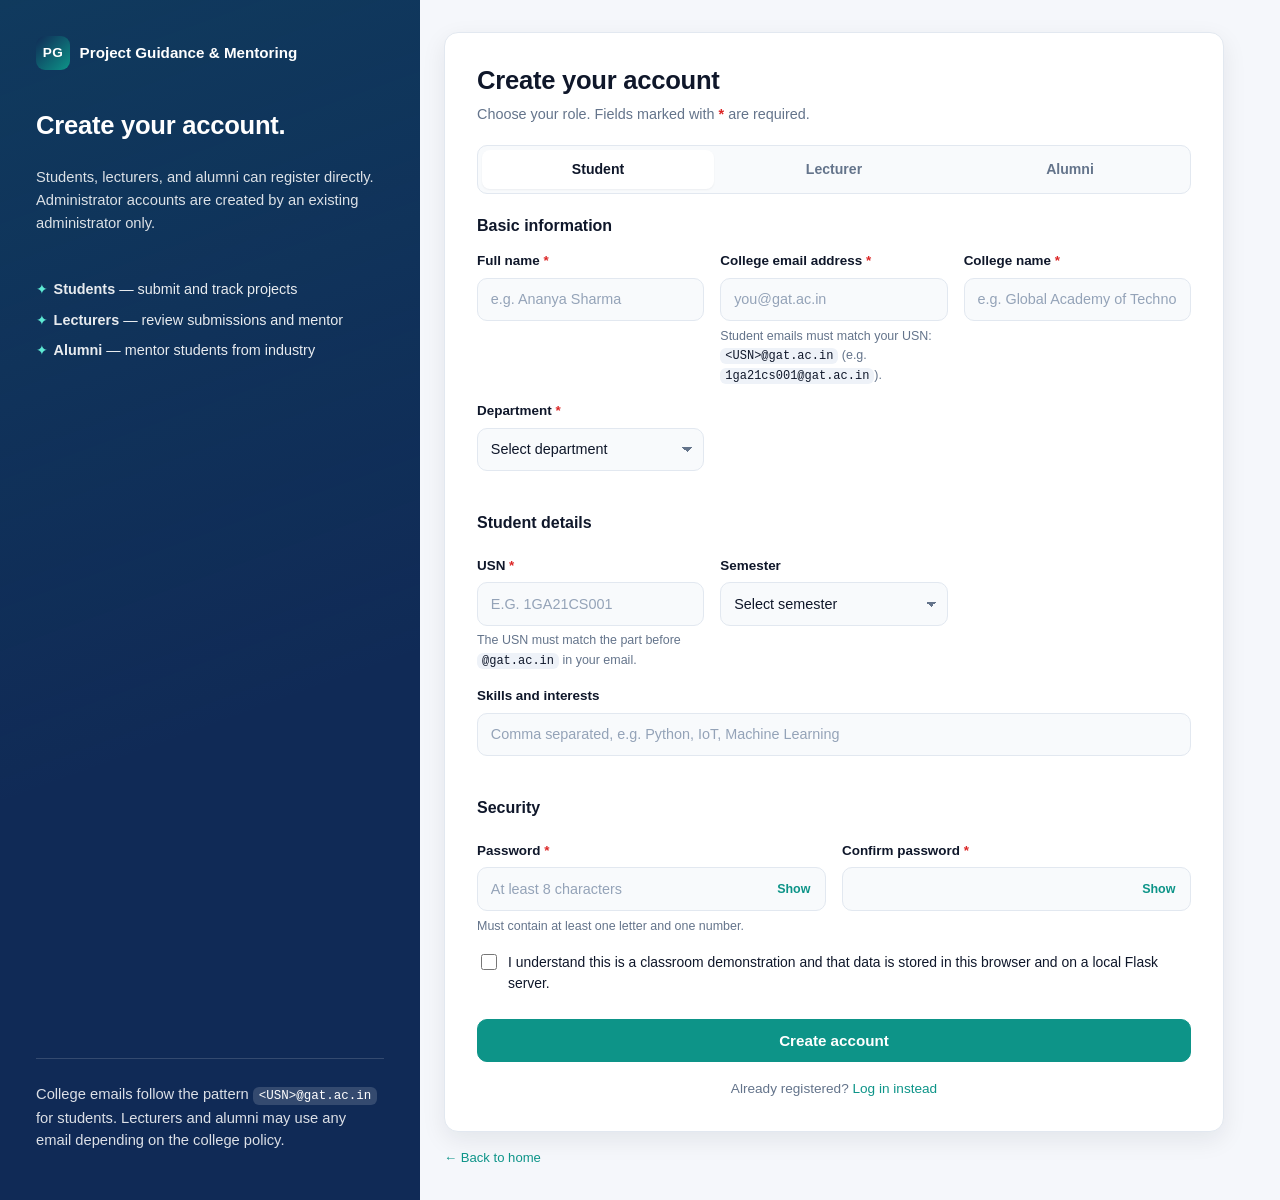
<file: frontend/register.html>
<!DOCTYPE html>
<html lang="en" data-theme="light">
<head>
  <meta charset="UTF-8" />
  <meta name="viewport" content="width=device-width, initial-scale=1.0" />
  <title>Register · Project Guidance &amp; Mentoring Platform</title>
  <link rel="stylesheet" href="css/style.css" />
  <link rel="stylesheet" href="css/forms.css" />
  <link rel="stylesheet" href="css/components.css" />
  <link rel="stylesheet" href="css/responsive.css" />
</head>
<body class="auth-body" data-page="register">

  <div class="auth-layout">

    <aside class="auth-side" aria-hidden="true">
      <a href="index.html" class="brand brand--light">
        <span class="brand-mark">PG</span>
        <span class="brand-text">Project&nbsp;Guidance&nbsp;&amp;&nbsp;Mentoring</span>
      </a>
      <h2>Create your account.</h2>
      <p>
        Students, lecturers, and alumni can register directly. Administrator
        accounts are created by an existing administrator only.
      </p>
      <ul class="auth-side-list">
        <li><strong>Students</strong> — submit and track projects</li>
        <li><strong>Lecturers</strong> — review submissions and mentor</li>
        <li><strong>Alumni</strong> — mentor students from industry</li>
      </ul>
      <p class="auth-side-note">
        College emails follow the pattern
        <code>&lt;USN&gt;@gat.ac.in</code> for students.
        Lecturers and alumni may use any email depending on the college policy.
      </p>
    </aside>

    <main class="auth-main auth-main--wide">
      <div class="auth-card auth-card--wide">
        <header class="auth-card-head">
          <h1>Create your account</h1>
          <p>Choose your role. Fields marked with <span class="req">*</span> are required.</p>
        </header>

        <!-- Role selector -->
        <div class="role-tabs" role="tablist" aria-label="Choose role">
          <button type="button" class="role-tab is-active" role="tab"
                  data-role="student" aria-selected="true">Student</button>
          <button type="button" class="role-tab" role="tab"
                  data-role="lecturer" aria-selected="false">Lecturer</button>
          <button type="button" class="role-tab" role="tab"
                  data-role="alumni" aria-selected="false">Alumni</button>
        </div>

        <form id="register-form" novalidate autocomplete="on">
          <input type="hidden" id="reg-role" name="role" value="student" />

          <!-- =============================== -->
          <!-- Common fields                    -->
          <!-- =============================== -->
          <fieldset class="form-section">
            <legend>Basic information</legend>

            <div class="form-grid">
              <div class="form-group">
                <label for="reg-fullname">Full name <span class="req">*</span></label>
                <input type="text" id="reg-fullname" name="fullName" required
                       placeholder="e.g. Ananya Sharma" />
                <p class="field-error" data-error-for="reg-fullname" role="alert"></p>
              </div>

              <div class="form-group">
                <label for="reg-email">College email address <span class="req">*</span></label>
                <input type="email" id="reg-email" name="email" required
                       placeholder="you@gat.ac.in" />
                <p class="field-hint" id="email-hint">
                  Format: <code>&lt;USN&gt;@gat.ac.in</code>
                </p>
                <p class="field-error" data-error-for="reg-email" role="alert"></p>
              </div>

              <div class="form-group">
                <label for="reg-college">College name <span class="req">*</span></label>
                <input type="text" id="reg-college" name="collegeName" required
                       placeholder="e.g. Global Academy of Technology" />
              </div>

              <div class="form-group">
                <label for="reg-department">Department <span class="req">*</span></label>
                <select id="reg-department" name="department" required>
                  <option value="">Select department</option>
                  <option>Computer Science and Engineering</option>
                  <option>Information Science and Engineering</option>
                  <option>Electronics and Communication</option>
                  <option>Electrical and Electronics</option>
                  <option>Mechanical Engineering</option>
                  <option>Civil Engineering</option>
                  <option>Artificial Intelligence and Machine Learning</option>
                  <option>Data Science</option>
                  <option>Other</option>
                </select>
              </div>
            </div>
          </fieldset>

          <!-- =============================== -->
          <!-- Student-specific fields          -->
          <!-- =============================== -->
          <fieldset class="form-section" data-role-section="student">
            <legend>Student details</legend>

            <div class="form-grid">
              <div class="form-group">
                <label for="reg-usn">USN <span class="req">*</span></label>
                <input type="text" id="reg-usn" name="usn" maxlength="10"
                       placeholder="e.g. 1GA21CS001" style="text-transform: uppercase;" />
                <p class="field-hint">
                  The USN must match the part before <code>@gat.ac.in</code> in your email.
                </p>
                <p class="field-error" data-error-for="reg-usn" role="alert"></p>
              </div>

              <div class="form-group">
                <label for="reg-semester">Semester</label>
                <select id="reg-semester" name="semester">
                  <option value="">Select semester</option>
                  <option>1</option><option>2</option><option>3</option>
                  <option>4</option><option>5</option><option>6</option>
                  <option>7</option><option>8</option>
                </select>
              </div>

              <div class="form-group form-group--full">
                <label for="reg-skills">Skills and interests</label>
                <input type="text" id="reg-skills" name="skills"
                       placeholder="Comma separated, e.g. Python, IoT, Machine Learning" />
              </div>
            </div>
          </fieldset>

          <!-- =============================== -->
          <!-- Lecturer-specific fields         -->
          <!-- =============================== -->
          <fieldset class="form-section" data-role-section="lecturer" hidden>
            <legend>Lecturer details</legend>

            <div class="form-grid">
              <div class="form-group">
                <label for="reg-designation">Designation</label>
                <input type="text" id="reg-designation" name="designation"
                       placeholder="e.g. Assistant Professor" />
              </div>

              <div class="form-group">
                <label for="reg-experience">Years of experience</label>
                <input type="number" id="reg-experience" name="experienceYears"
                       min="0" max="60" placeholder="e.g. 8" />
              </div>

              <div class="form-group">
                <label for="reg-usn-lecturer">Institutional ID (optional)</label>
                <input type="text" id="reg-usn-lecturer" name="usn"
                       placeholder="Faculty ID if applicable" />
              </div>

              <div class="form-group form-group--full">
                <label for="reg-expertise">Areas of expertise</label>
                <input type="text" id="reg-expertise" name="expertise"
                       placeholder="Comma separated, e.g. Databases, Distributed Systems" />
              </div>
            </div>
          </fieldset>

          <!-- =============================== -->
          <!-- Alumni-specific fields           -->
          <!-- =============================== -->
          <fieldset class="form-section" data-role-section="alumni" hidden>
            <legend>Alumni details</legend>

            <div class="form-grid">
              <div class="form-group">
                <label for="reg-grad-dept">Graduation department</label>
                <input type="text" id="reg-grad-dept" name="graduationDepartment"
                       placeholder="e.g. Computer Science" />
              </div>

              <div class="form-group">
                <label for="reg-grad-year">Graduation year</label>
                <input type="number" id="reg-grad-year" name="graduationYear"
                       min="1990" max="2100" placeholder="e.g. 2020" />
              </div>

              <div class="form-group">
                <label for="reg-company">Current company</label>
                <input type="text" id="reg-company" name="company"
                       placeholder="e.g. Infosys" />
              </div>

              <div class="form-group">
                <label for="reg-job">Current job designation</label>
                <input type="text" id="reg-job" name="jobDesignation"
                       placeholder="e.g. Senior Software Engineer" />
              </div>

              <div class="form-group form-group--full">
                <label for="reg-expertise-alumni">Areas of expertise</label>
                <input type="text" id="reg-expertise-alumni" name="expertise"
                       placeholder="Comma separated, e.g. Cloud, DevOps, Data Engineering" />
              </div>
            </div>
          </fieldset>

          <!-- =============================== -->
          <!-- Password                         -->
          <!-- =============================== -->
          <fieldset class="form-section">
            <legend>Security</legend>

            <div class="form-grid">
              <div class="form-group">
                <label for="reg-password">Password <span class="req">*</span></label>
                <div class="input-with-action">
                  <input type="password" id="reg-password" name="password" required
                         minlength="8" placeholder="At least 8 characters" />
                  <button type="button" class="input-action"
                          data-toggle-password="reg-password"
                          aria-label="Show password">Show</button>
                </div>
                <p class="field-hint">
                  Must contain at least one letter and one number.
                </p>
                <p class="field-error" data-error-for="reg-password" role="alert"></p>
              </div>

              <div class="form-group">
                <label for="reg-confirm">Confirm password <span class="req">*</span></label>
                <div class="input-with-action">
                  <input type="password" id="reg-confirm" name="confirmPassword"
                         required minlength="8" />
                  <button type="button" class="input-action"
                          data-toggle-password="reg-confirm"
                          aria-label="Show password">Show</button>
                </div>
                <p class="field-error" data-error-for="reg-confirm" role="alert"></p>
              </div>
            </div>

            <label class="checkbox">
              <input type="checkbox" id="reg-terms" required />
              <span>
                I understand this is a classroom demonstration and that data is
                stored in this browser and on a local Flask server.
              </span>
            </label>
          </fieldset>

          <button type="submit" class="btn btn-primary btn-block btn-lg"
                  id="register-submit">
            Create account
          </button>

          <p class="form-footer">
            Already registered? <a href="login.html">Log in instead</a>
          </p>
        </form>

        <div id="register-alert" class="alert" hidden role="alert"></div>
      </div>

      <p class="auth-footnote">
        <a href="index.html">&larr; Back to home</a>
      </p>
    </main>
  </div>

  <script src="js/storage.js"></script>
  <script src="js/validators.js"></script>
  <script src="js/api.js"></script>
  <script src="js/auth.js"></script>
  <script src="js/app.js"></script>
</body>
</html>
</file>
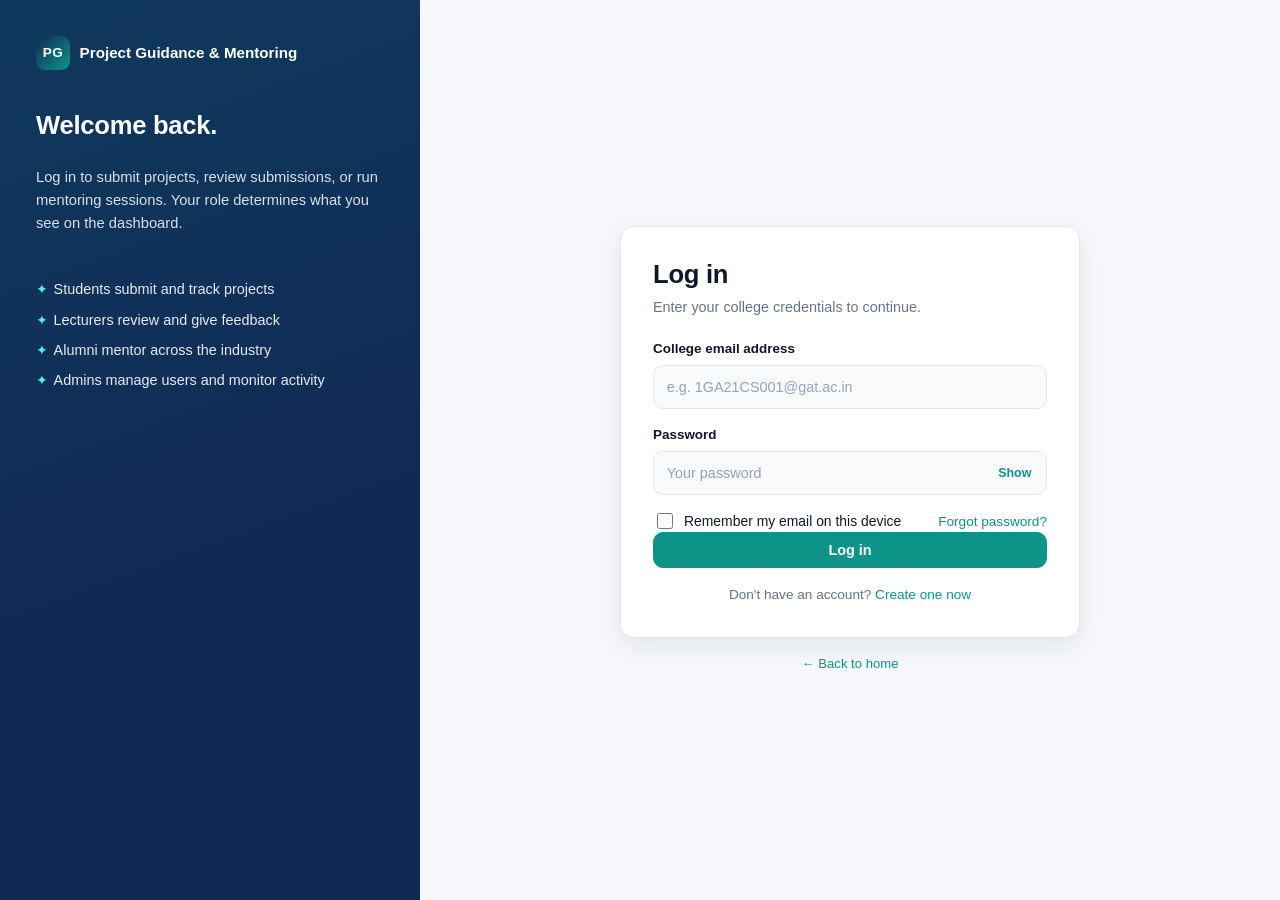
<file: frontend/settings.html>
<!DOCTYPE html>
<html lang="en" data-theme="light">
<head>
  <meta charset="UTF-8" />
  <meta name="viewport" content="width=device-width, initial-scale=1.0" />
  <title>Settings · Project Guidance &amp; Mentoring Platform</title>
  <link rel="stylesheet" href="css/style.css" />
  <link rel="stylesheet" href="css/dashboard.css" />
  <link rel="stylesheet" href="css/forms.css" />
  <link rel="stylesheet" href="css/components.css" />
  <link rel="stylesheet" href="css/responsive.css" />
</head>
<body class="app-body" data-page="settings" data-requires-auth="true">

  <div id="app-shell"></div>

  <main id="page-content" class="page-content">

    <nav class="breadcrumbs" aria-label="Breadcrumb">
      <ol>
        <li><a href="dashboard.html">Home</a></li>
        <li aria-current="page">Settings</li>
      </ol>
    </nav>

    <header class="page-header">
      <div>
        <h1>Settings</h1>
        <p class="page-subtitle">
          Manage your theme, password, notifications, and account.
        </p>
      </div>
    </header>

    <div class="settings-layout">

      <!-- ========================================================= -->
      <!-- Appearance                                                -->
      <!-- ========================================================= -->
      <section class="card">
        <header class="card-header">
          <h2>Appearance</h2>
          <p class="card-subtitle">
            Your theme preference is saved in this browser and applied
            immediately.
          </p>
        </header>

        <div class="theme-picker" role="radiogroup" aria-label="Theme">
          <label class="theme-option">
            <input type="radio" name="theme" value="light" />
            <span class="theme-preview theme-preview--light">
              <span class="tp-bar"></span>
              <span class="tp-body">
                <span class="tp-side"></span>
                <span class="tp-main"></span>
              </span>
            </span>
            <span class="theme-label">Light</span>
          </label>

          <label class="theme-option">
            <input type="radio" name="theme" value="dark" />
            <span class="theme-preview theme-preview--dark">
              <span class="tp-bar"></span>
              <span class="tp-body">
                <span class="tp-side"></span>
                <span class="tp-main"></span>
              </span>
            </span>
            <span class="theme-label">Dark</span>
          </label>

          <label class="theme-option">
            <input type="radio" name="theme" value="system" />
            <span class="theme-preview theme-preview--system">
              <span class="tp-bar"></span>
              <span class="tp-body">
                <span class="tp-side"></span>
                <span class="tp-main"></span>
              </span>
            </span>
            <span class="theme-label">System</span>
          </label>
        </div>
      </section>

      <!-- ========================================================= -->
      <!-- Notifications preferences                                  -->
      <!-- ========================================================= -->
      <section class="card">
        <header class="card-header">
          <h2>Notification preferences</h2>
          <p class="card-subtitle">
            Toggle which in-app notifications you want to receive.
          </p>
        </header>

        <ul class="pref-list">
          <li class="pref-row">
            <div>
              <strong>Project activity</strong>
              <small>Submissions, reviews, approvals, and rejections</small>
            </div>
            <label class="switch">
              <input type="checkbox" id="pref-project" />
              <span class="switch-track" aria-hidden="true"><span class="switch-thumb"></span></span>
            </label>
          </li>

          <li class="pref-row">
            <div>
              <strong>Mentoring requests</strong>
              <small>New requests and responses</small>
            </div>
            <label class="switch">
              <input type="checkbox" id="pref-mentoring" />
              <span class="switch-track" aria-hidden="true"><span class="switch-thumb"></span></span>
            </label>
          </li>

          <li class="pref-row">
            <div>
              <strong>Session updates</strong>
              <small>Scheduling, rescheduling, cancellation</small>
            </div>
            <label class="switch">
              <input type="checkbox" id="pref-session" />
              <span class="switch-track" aria-hidden="true"><span class="switch-thumb"></span></span>
            </label>
          </li>

          <li class="pref-row">
            <div>
              <strong>Messages</strong>
              <small>New in-app messages from other users</small>
            </div>
            <label class="switch">
              <input type="checkbox" id="pref-message" />
              <span class="switch-track" aria-hidden="true"><span class="switch-thumb"></span></span>
            </label>
          </li>
        </ul>

        <p class="muted small">
          These toggles only affect what is displayed inside this demo. No real
          emails or push notifications are sent.
        </p>
      </section>

      <!-- ========================================================= -->
      <!-- Change password                                            -->
      <!-- ========================================================= -->
      <section class="card">
        <header class="card-header">
          <h2>Change password</h2>
          <p class="card-subtitle">
            You will remain logged in after changing your password.
          </p>
        </header>

        <form id="form-change-password" novalidate>
          <div class="form-group">
            <label for="cp-current">Current password</label>
            <div class="input-with-action">
              <input type="password" id="cp-current" required />
              <button type="button" class="input-action"
                      data-toggle-password="cp-current"
                      aria-label="Show password">Show</button>
            </div>
          </div>

          <div class="form-grid">
            <div class="form-group">
              <label for="cp-new">New password</label>
              <div class="input-with-action">
                <input type="password" id="cp-new" required minlength="8" />
                <button type="button" class="input-action"
                        data-toggle-password="cp-new"
                        aria-label="Show password">Show</button>
              </div>
            </div>
            <div class="form-group">
              <label for="cp-confirm">Confirm new password</label>
              <div class="input-with-action">
                <input type="password" id="cp-confirm" required minlength="8" />
                <button type="button" class="input-action"
                        data-toggle-password="cp-confirm"
                        aria-label="Show password">Show</button>
              </div>
            </div>
          </div>

          <p class="field-error" data-error-for="cp-new" role="alert"></p>

          <button type="submit" class="btn btn-primary" id="btn-change-password">
            Update password
          </button>
        </form>
      </section>

      <!-- ========================================================= -->
      <!-- Danger zone                                                -->
      <!-- ========================================================= -->
      <section class="card card--danger">
        <header class="card-header">
          <h2>Account</h2>
          <p class="card-subtitle">
            Actions below affect only this browser's local records and the
            server's in-memory store. See the README for the exact limits.
          </p>
        </header>

        <div class="danger-row">
          <div>
            <strong>Log out</strong>
            <small>Clear your active session on this browser.</small>
          </div>
          <button type="button" class="btn btn-outline" id="btn-logout">
            Log out
          </button>
        </div>

        <div class="danger-row">
          <strong>Reset demonstration data</strong>
          <small>
            Deletes every pgmp_* key in this browser. Use this when you want a
            fresh demo. Server-side in-memory data is not touched.
          </small>
          <button type="button" class="btn btn-outline btn-danger-outline"
                  id="btn-reset-demo">
            Reset demo data
          </button>
        </div>

        <div class="danger-row">
          <div>
            <strong>Delete this account</strong>
            <small>
              Removes your user record, projects, requests, sessions, and
              messages from this browser and the server's in-memory store.
            </small>
          </div>
          <button type="button" class="btn btn-danger" id="btn-delete-account">
            Delete account
          </button>
        </div>
      </section>

    </div>

  </main>

  <!-- ============================================================== -->
  <!-- Confirm modal (used by reset / delete / logout)                 -->
  <!-- ============================================================== -->
  <div class="modal-backdrop" id="modal-confirm" hidden>
    <div class="modal modal--sm" role="dialog" aria-modal="true"
         aria-labelledby="modal-confirm-title">
      <header class="modal-header">
        <h2 id="modal-confirm-title">Are you sure?</h2>
        <button type="button" class="icon-btn modal-close" aria-label="Close">×</button>
      </header>
      <div class="modal-body">
        <p id="confirm-message"></p>
        <div class="form-group" id="confirm-typed-group" hidden>
          <label for="confirm-typed">
            Type <code id="confirm-typed-target"></code> to continue
          </label>
          <input type="text" id="confirm-typed" autocomplete="off" />
        </div>
      </div>
      <footer class="modal-footer">
        <button type="button" class="btn btn-ghost modal-close">Cancel</button>
        <button type="button" class="btn btn-danger" id="btn-confirm-yes">
          Confirm
        </button>
      </footer>
    </div>
  </div>

  <script src="js/storage.js"></script>
  <script src="js/validators.js"></script>
  <script src="js/api.js"></script>
  <script src="js/auth.js"></script>
  <script src="js/app.js"></script>
  <script src="js/notifications.js"></script>
  <script src="js/settings.js"></script>
</body>
</html>
</file>
<file: frontend/css/style.css>
/* =====================================================================
   style.css — Design tokens, reset, typography, buttons, landing page
   =====================================================================
   Load order in every page:
     style.css  → dashboard.css → forms.css → components.css → responsive.css

   Theme is toggled by setting data-theme="dark" on <html>. Every color
   is defined as a CSS variable so both themes share the same rules.
   ===================================================================== */

/* ---------- Design tokens (light theme) ---------- */
:root {
  /* Brand */
  --color-primary:        #102a56;   /* navy */
  --color-primary-600:    #1a3a72;
  --color-primary-700:    #0b1e42;
  --color-primary-fg:     #ffffff;

  --color-accent:         #0d9488;   /* teal */
  --color-accent-600:     #0f766e;
  --color-accent-soft:    #ccfbf1;

  /* Surfaces */
  --color-bg:             #f5f7fb;
  --color-surface:        #ffffff;
  --color-surface-2:      #f8fafc;
  --color-surface-3:      #eef2f8;
  --color-border:         #e2e8f0;
  --color-border-strong:  #cbd5e1;

  /* Text */
  --color-text:           #0f172a;
  --color-text-muted:     #64748b;
  --color-text-faint:     #94a3b8;
  --color-link:           #0d9488;

  /* Status */
  --color-success:        #16a34a;
  --color-success-soft:   #dcfce7;
  --color-warning:        #d97706;
  --color-warning-soft:   #fef3c7;
  --color-danger:         #dc2626;
  --color-danger-soft:    #fee2e2;
  --color-info:           #2563eb;
  --color-info-soft:      #dbeafe;
  --color-neutral-soft:   #e2e8f0;

  /* Layout */
  --sidebar-w:            260px;
  --topbar-h:             64px;
  --content-max:          1240px;
  --radius-sm:            6px;
  --radius:               10px;
  --radius-lg:            14px;
  --radius-xl:            20px;

  /* Shadows */
  --shadow-sm:            0 1px 2px rgba(15, 23, 42, .05);
  --shadow:               0 4px 12px rgba(15, 23, 42, .06);
  --shadow-md:            0 8px 24px rgba(15, 23, 42, .08);
  --shadow-lg:            0 20px 45px rgba(15, 23, 42, .12);

  /* Motion */
  --transition:           160ms ease;
  --transition-slow:      260ms ease;

  /* Font */
  --font-sans: -apple-system, BlinkMacSystemFont, "Segoe UI", Roboto,
               "Helvetica Neue", Arial, "Noto Sans", sans-serif;
  --font-mono: ui-monospace, SFMono-Regular, "SF Mono", Menlo, Consolas,
               "Liberation Mono", monospace;
}

/* ---------- Design tokens (dark theme) ---------- */
[data-theme="dark"] {
  --color-primary:        #93c5fd;
  --color-primary-600:    #60a5fa;
  --color-primary-700:    #1e3a8a;
  --color-primary-fg:     #0b1220;

  --color-accent:         #2dd4bf;
  --color-accent-600:     #14b8a6;
  --color-accent-soft:    #134e4a;

  --color-bg:             #0b1220;
  --color-surface:        #111a2e;
  --color-surface-2:      #16203a;
  --color-surface-3:      #1c2745;
  --color-border:         #1f2a44;
  --color-border-strong:  #2b3a5e;

  --color-text:           #e2e8f0;
  --color-text-muted:     #94a3b8;
  --color-text-faint:     #64748b;
  --color-link:           #5eead4;

  --color-success:        #4ade80;
  --color-success-soft:   #14342a;
  --color-warning:        #fbbf24;
  --color-warning-soft:   #3d2f0a;
  --color-danger:         #f87171;
  --color-danger-soft:    #401a1a;
  --color-info:           #60a5fa;
  --color-info-soft:      #12294f;
  --color-neutral-soft:   #1f2a44;

  --shadow-sm:            0 1px 2px rgba(0, 0, 0, .35);
  --shadow:               0 4px 12px rgba(0, 0, 0, .4);
  --shadow-md:            0 8px 24px rgba(0, 0, 0, .5);
  --shadow-lg:            0 20px 45px rgba(0, 0, 0, .55);
}

/* =====================================================================
   Reset & base
   ===================================================================== */
*, *::before, *::after { box-sizing: border-box; }

html, body { height: 100%; }

html {
  font-size: 16px;
  -webkit-text-size-adjust: 100%;
  scroll-behavior: smooth;
}

body {
  margin: 0;
  font-family: var(--font-sans);
  font-size: 0.95rem;
  line-height: 1.55;
  color: var(--color-text);
  background: var(--color-bg);
  transition: background var(--transition), color var(--transition);
  -webkit-font-smoothing: antialiased;
  -moz-osx-font-smoothing: grayscale;
}

img, svg, canvas { max-width: 100%; display: block; }

a {
  color: var(--color-link);
  text-decoration: none;
  transition: color var(--transition);
}
a:hover { color: var(--color-accent-600); text-decoration: underline; }

h1, h2, h3, h4 {
  margin: 0 0 .5rem;
  font-weight: 700;
  letter-spacing: -0.01em;
  line-height: 1.25;
  color: var(--color-text);
}
h1 { font-size: 1.6rem; }
h2 { font-size: 1.2rem; }
h3 { font-size: 1rem; }
h4 { font-size: .95rem; }

p { margin: 0 0 .75rem; }

ul, ol { margin: 0; padding: 0; list-style: none; }

code {
  font-family: var(--font-mono);
  font-size: .85em;
  background: var(--color-surface-3);
  padding: 2px 6px;
  border-radius: var(--radius-sm);
  color: var(--color-text);
}

hr { border: 0; border-top: 1px solid var(--color-border); margin: 1rem 0; }

/* Focus ring — visible for keyboard users, but not obnoxious on click */
:focus { outline: none; }
:focus-visible {
  outline: 2px solid var(--color-accent);
  outline-offset: 2px;
  border-radius: var(--radius-sm);
}

/* Selection */
::selection { background: var(--color-accent-soft); color: var(--color-text); }

/* Scrollbars */
* { scrollbar-width: thin; scrollbar-color: var(--color-border-strong) transparent; }
*::-webkit-scrollbar { width: 10px; height: 10px; }
*::-webkit-scrollbar-thumb { background: var(--color-border-strong); border-radius: 8px; }
*::-webkit-scrollbar-track { background: transparent; }

/* =====================================================================
   Utility classes
   ===================================================================== */
.sr-only {
  position: absolute; width: 1px; height: 1px;
  padding: 0; margin: -1px; overflow: hidden;
  clip: rect(0, 0, 0, 0); white-space: nowrap; border: 0;
}

.muted      { color: var(--color-text-muted); }
.small      { font-size: .85rem; }
.text-right { text-align: right; }
.text-center{ text-align: center; }

.req { color: var(--color-danger); font-weight: 700; }

/* =====================================================================
   Buttons
   ===================================================================== */
.btn {
  display: inline-flex;
  align-items: center;
  justify-content: center;
  gap: .4rem;
  padding: .6rem 1rem;
  font: inherit;
  font-weight: 600;
  font-size: .9rem;
  line-height: 1;
  border: 1px solid transparent;
  border-radius: var(--radius);
  background: var(--color-surface);
  color: var(--color-text);
  cursor: pointer;
  transition: background var(--transition), border-color var(--transition),
              color var(--transition), box-shadow var(--transition),
              transform var(--transition);
  white-space: nowrap;
  text-decoration: none;
}
.btn:hover { text-decoration: none; }
.btn:active { transform: translateY(1px); }
.btn:disabled,
.btn[aria-disabled="true"] {
  opacity: .55;
  cursor: not-allowed;
  transform: none;
}

.btn-primary {
  background: var(--color-accent);
  border-color: var(--color-accent);
  color: #ffffff;
}
.btn-primary:hover { background: var(--color-accent-600); border-color: var(--color-accent-600); color: #fff; }

.btn-outline {
  background: transparent;
  border-color: var(--color-border-strong);
  color: var(--color-text);
}
.btn-outline:hover { background: var(--color-surface-3); border-color: var(--color-accent); color: var(--color-text); }

.btn-ghost {
  background: transparent;
  border-color: transparent;
  color: var(--color-text-muted);
}
.btn-ghost:hover { background: var(--color-surface-3); color: var(--color-text); }

.btn-danger {
  background: var(--color-danger);
  border-color: var(--color-danger);
  color: #ffffff;
}
.btn-danger:hover { filter: brightness(.92); color: #fff; }

.btn-danger-outline {
  background: transparent;
  border-color: var(--color-danger);
  color: var(--color-danger);
}
.btn-danger-outline:hover { background: var(--color-danger-soft); }

.btn-lg  { padding: .8rem 1.4rem; font-size: .95rem; }
.btn-sm  { padding: .4rem .7rem; font-size: .8rem; }
.btn-block { width: 100%; }

.icon-btn {
  display: inline-flex;
  align-items: center;
  justify-content: center;
  width: 36px; height: 36px;
  border-radius: var(--radius);
  background: transparent;
  border: 1px solid transparent;
  color: var(--color-text-muted);
  cursor: pointer;
  font-size: 1.05rem;
  line-height: 1;
  transition: background var(--transition), color var(--transition);
}
.icon-btn:hover { background: var(--color-surface-3); color: var(--color-text); }

.link-small { font-size: .85rem; }

/* =====================================================================
   Brand
   ===================================================================== */
.brand {
  display: inline-flex;
  align-items: center;
  gap: .6rem;
  font-weight: 700;
  color: var(--color-text);
  text-decoration: none;
}
.brand:hover { text-decoration: none; color: var(--color-text); }

.brand-mark {
  display: inline-flex;
  align-items: center;
  justify-content: center;
  width: 34px; height: 34px;
  border-radius: 9px;
  background: linear-gradient(135deg, var(--color-primary) 0%, var(--color-accent) 100%);
  color: #fff;
  font-weight: 800;
  font-size: .85rem;
  letter-spacing: .5px;
}

.brand-text { font-size: .95rem; }

.brand--light,
.brand--light:hover { color: #ffffff; }

/* =====================================================================
   Alerts / callouts
   ===================================================================== */
.alert {
  padding: .8rem 1rem;
  border-radius: var(--radius);
  border: 1px solid transparent;
  font-size: .9rem;
  margin-top: 1rem;
}
.alert.is-success { background: var(--color-success-soft); color: var(--color-success); border-color: var(--color-success); }
.alert.is-error   { background: var(--color-danger-soft);  color: var(--color-danger);  border-color: var(--color-danger); }
.alert.is-warning { background: var(--color-warning-soft); color: var(--color-warning); border-color: var(--color-warning); }
.alert.is-info    { background: var(--color-info-soft);    color: var(--color-info);    border-color: var(--color-info); }

.callout {
  padding: .8rem 1rem;
  border-left: 4px solid var(--color-border-strong);
  background: var(--color-surface-2);
  border-radius: var(--radius-sm);
  font-size: .88rem;
  margin: .75rem 0;
}
.callout-info { border-left-color: var(--color-info); background: var(--color-info-soft); color: var(--color-info); }
.callout-warn { border-left-color: var(--color-warning); background: var(--color-warning-soft); color: var(--color-warning); }
.callout-danger { border-left-color: var(--color-danger); background: var(--color-danger-soft); color: var(--color-danger); }
.callout-success { border-left-color: var(--color-success); background: var(--color-success-soft); color: var(--color-success); }
.callout code { background: rgba(0,0,0,.08); color: inherit; }

/* =====================================================================
   Pills & badges
   ===================================================================== */
.pill {
  display: inline-flex;
  align-items: center;
  gap: .35rem;
  padding: 2px 10px;
  border-radius: 999px;
  font-size: .75rem;
  font-weight: 600;
  line-height: 1.5;
  white-space: nowrap;
  background: var(--color-neutral-soft);
  color: var(--color-text);
}
.pill-ok      { background: var(--color-success-soft); color: var(--color-success); }
.pill-warn    { background: var(--color-warning-soft); color: var(--color-warning); }
.pill-danger  { background: var(--color-danger-soft);  color: var(--color-danger); }
.pill-info    { background: var(--color-info-soft);    color: var(--color-info); }
.pill-neutral { background: var(--color-surface-3);    color: var(--color-text-muted); }

/* =====================================================================
   Breadcrumbs & page header
   ===================================================================== */
.breadcrumbs {
  font-size: .82rem;
  color: var(--color-text-muted);
  margin-bottom: 1rem;
}
.breadcrumbs ol { display: flex; flex-wrap: wrap; gap: .4rem; align-items: center; }
.breadcrumbs li { display: inline-flex; align-items: center; }
.breadcrumbs li + li::before {
  content: "/";
  margin-right: .4rem;
  color: var(--color-text-faint);
}
.breadcrumbs a { color: var(--color-text-muted); }
.breadcrumbs a:hover { color: var(--color-accent); }
.breadcrumbs [aria-current="page"] { color: var(--color-text); font-weight: 600; }

.page-header {
  display: flex;
  align-items: flex-start;
  justify-content: space-between;
  gap: 1rem;
  flex-wrap: wrap;
  margin-bottom: 1.25rem;
}
.page-header h1 { margin: 0; }
.page-subtitle {
  color: var(--color-text-muted);
  font-size: .9rem;
  margin: .25rem 0 0;
  max-width: 640px;
}
.page-header-actions {
  display: flex;
  gap: .5rem;
  flex-wrap: wrap;
}

.page-content {
  max-width: var(--content-max);
  margin: 0 auto;
  padding: 1.5rem;
  width: 100%;
}
.page-content--flush { padding: 1rem 1.5rem 1.5rem; }

/* =====================================================================
   Tabs, list toolbar, view toggle
   ===================================================================== */
.tabs {
  display: flex;
  gap: .25rem;
  border-bottom: 1px solid var(--color-border);
  margin-bottom: 1.25rem;
  overflow-x: auto;
}
.tab {
  appearance: none;
  background: transparent;
  border: 0;
  border-bottom: 2px solid transparent;
  padding: .6rem 1rem;
  font: inherit;
  font-weight: 600;
  color: var(--color-text-muted);
  cursor: pointer;
  transition: color var(--transition), border-color var(--transition);
  white-space: nowrap;
}
.tab:hover { color: var(--color-text); }
.tab.is-active {
  color: var(--color-accent);
  border-bottom-color: var(--color-accent);
}
.tab-count {
  display: inline-block;
  margin-left: .3rem;
  padding: 1px 8px;
  border-radius: 999px;
  background: var(--color-surface-3);
  color: var(--color-text-muted);
  font-size: .72rem;
  font-weight: 700;
}
.tab.is-active .tab-count { background: var(--color-accent-soft); color: var(--color-accent); }

.list-toolbar {
  display: flex;
  align-items: center;
  justify-content: space-between;
  gap: 1rem;
  margin-bottom: 1rem;
  flex-wrap: wrap;
}
.list-count {
  font-size: .85rem;
  color: var(--color-text-muted);
  margin: 0;
}

.view-toggle {
  display: inline-flex;
  background: var(--color-surface);
  border: 1px solid var(--color-border);
  border-radius: var(--radius);
  padding: 2px;
}
.view-btn {
  appearance: none;
  border: 0;
  background: transparent;
  padding: .35rem .8rem;
  border-radius: calc(var(--radius) - 2px);
  font: inherit;
  font-size: .82rem;
  font-weight: 600;
  color: var(--color-text-muted);
  cursor: pointer;
}
.view-btn.is-active {
  background: var(--color-primary);
  color: var(--color-primary-fg);
}
[data-theme="dark"] .view-btn.is-active {
  background: var(--color-accent);
  color: #04201c;
}

/* =====================================================================
   Empty states, loading, skeleton
   ===================================================================== */
.empty-state {
  text-align: center;
  padding: 3rem 1rem;
  color: var(--color-text-muted);
}
.empty-state--small { padding: 1.5rem .75rem; font-size: .85rem; }
.empty-illustration {
  font-size: 2.6rem;
  margin-bottom: .75rem;
  opacity: .8;
}
.empty-state h2 { color: var(--color-text); margin-bottom: .35rem; }

.loading-block { padding: 1rem 0; }
.skeleton {
  background: linear-gradient(90deg,
    var(--color-surface-3) 25%,
    var(--color-surface-2) 37%,
    var(--color-surface-3) 63%);
  background-size: 400% 100%;
  animation: skeleton-shimmer 1.4s ease infinite;
  border-radius: var(--radius);
}
.skeleton-line    { height: 14px; margin-bottom: .6rem; }
.skeleton-line--lg{ height: 22px; width: 45%; margin-bottom: 1rem; }
.skeleton-grid {
  display: grid;
  grid-template-columns: repeat(auto-fill, minmax(200px, 1fr));
  gap: 1rem;
}
.skeleton-card { height: 90px; }

@keyframes skeleton-shimmer {
  0%   { background-position: 100% 0; }
  100% { background-position: -100% 0; }
}

/* =====================================================================
   Landing page
   ===================================================================== */
.landing-body {
  min-height: 100vh;
  background:
    radial-gradient(1200px 600px at 10% -10%, rgba(13, 148, 136, .10), transparent 60%),
    radial-gradient(1000px 500px at 110% 10%, rgba(16, 42, 86, .10), transparent 60%),
    var(--color-bg);
}

.landing-header {
  display: flex;
  align-items: center;
  justify-content: space-between;
  gap: 1rem;
  padding: 1rem 1.5rem;
  max-width: 1240px;
  margin: 0 auto;
}

.landing-nav {
  display: flex;
  align-items: center;
  gap: .4rem;
}

.landing-main {
  max-width: 1240px;
  margin: 0 auto;
  padding: 1rem 1.5rem 3rem;
}

.hero {
  display: grid;
  grid-template-columns: 1.15fr 1fr;
  gap: 2.5rem;
  align-items: center;
  padding: 3rem 0 3.5rem;
}
.hero-text h1 {
  font-size: clamp(1.9rem, 4vw, 2.8rem);
  line-height: 1.15;
  letter-spacing: -0.02em;
  margin-bottom: 1rem;
}
.hero-text p {
  font-size: 1.05rem;
  color: var(--color-text-muted);
  max-width: 560px;
}
.hero-actions {
  display: flex;
  gap: .75rem;
  flex-wrap: wrap;
  margin: 1.5rem 0 1rem;
}
.hero-note {
  font-size: .82rem;
  color: var(--color-text-faint);
  max-width: 520px;
}

.hero-visual {
  position: relative;
  display: grid;
  gap: 1rem;
}
.hero-card {
  background: var(--color-surface);
  border: 1px solid var(--color-border);
  border-radius: var(--radius-lg);
  padding: 1.1rem 1.2rem;
  box-shadow: var(--shadow-md);
}
.hero-card--alt { margin-left: 3rem; }
.hero-card-row {
  display: flex;
  align-items: center;
  gap: .75rem;
  margin-bottom: .75rem;
}
.hero-card-row--split {
  justify-content: space-between;
  margin: 0;
  font-size: .8rem;
  color: var(--color-text-muted);
}
.hero-card-row small { display: block; color: var(--color-text-muted); font-size: .78rem; }
.hero-avatar {
  width: 34px; height: 34px;
  border-radius: 999px;
  background: var(--color-primary);
  color: #fff;
  display: inline-flex; align-items: center; justify-content: center;
  font-weight: 700;
}
.hero-avatar--alt { background: var(--color-accent); }
.hero-progress {
  height: 8px;
  border-radius: 999px;
  background: var(--color-surface-3);
  overflow: hidden;
  margin-bottom: .75rem;
}
.hero-progress span {
  display: block;
  height: 100%;
  background: linear-gradient(90deg, var(--color-accent), var(--color-primary));
  border-radius: 999px;
}
.hero-mini { font-size: .85rem; color: var(--color-text-muted); margin: 0; }

.features, .roles { padding: 2rem 0 1rem; }
.features h2, .roles h2 {
  font-size: 1.35rem;
  margin-bottom: 1.25rem;
}

.feature-grid {
  display: grid;
  grid-template-columns: repeat(auto-fit, minmax(230px, 1fr));
  gap: 1rem;
}
.feature {
  background: var(--color-surface);
  border: 1px solid var(--color-border);
  border-radius: var(--radius-lg);
  padding: 1.2rem;
  transition: box-shadow var(--transition), transform var(--transition);
}
.feature:hover { box-shadow: var(--shadow-md); transform: translateY(-2px); }
.feature-icon {
  width: 42px; height: 42px;
  display: inline-flex;
  align-items: center;
  justify-content: center;
  border-radius: 12px;
  background: var(--color-accent-soft);
  color: var(--color-accent);
  font-size: 1.2rem;
  margin-bottom: .75rem;
}
.feature h3 { margin-bottom: .35rem; }
.feature p { font-size: .88rem; color: var(--color-text-muted); margin: 0; }

.role-grid {
  display: grid;
  grid-template-columns: repeat(auto-fit, minmax(210px, 1fr));
  gap: 1rem;
}
.role-card {
  background: var(--color-surface);
  border: 1px solid var(--color-border);
  border-radius: var(--radius-lg);
  padding: 1.1rem 1.2rem;
}
.role-card h3 { color: var(--color-primary); }
[data-theme="dark"] .role-card h3 { color: var(--color-accent); }
.role-card ul { list-style: none; padding: 0; margin: 0; }
.role-card li {
  font-size: .87rem;
  color: var(--color-text-muted);
  padding-left: 1.1rem;
  position: relative;
  margin-bottom: .35rem;
}
.role-card li::before {
  content: "▸";
  position: absolute;
  left: 0;
  color: var(--color-accent);
}

.landing-footer {
  text-align: center;
  padding: 1.5rem;
  font-size: .82rem;
  color: var(--color-text-faint);
  border-top: 1px solid var(--color-border);
}

/* =====================================================================
   Authentication layout (login.html, register.html)
   ===================================================================== */
.auth-body {
  min-height: 100vh;
  background: var(--color-bg);
}

.auth-layout {
  display: grid;
  grid-template-columns: minmax(340px, 420px) 1fr;
  min-height: 100vh;
}

.auth-side {
  background:
    linear-gradient(160deg, rgba(13,148,136,.15), transparent 60%),
    var(--color-primary);
  color: #ffffff;
  padding: 2.25rem;
  display: flex;
  flex-direction: column;
  gap: 1rem;
}
.auth-side h2 {
  color: #ffffff;
  font-size: 1.6rem;
  margin-top: 1.5rem;
}
.auth-side p { color: rgba(255,255,255,.85); font-size: .92rem; }
.auth-side-list {
  margin-top: 1rem;
  display: grid;
  gap: .5rem;
}
.auth-side-list li {
  font-size: .9rem;
  color: rgba(255,255,255,.9);
  padding-left: 1.1rem;
  position: relative;
}
.auth-side-list li::before {
  content: "✦";
  position: absolute;
  left: 0;
  color: #5eead4;
}
.auth-side-note {
  margin-top: auto;
  padding-top: 1.5rem;
  font-size: .82rem;
  color: rgba(255,255,255,.75);
  border-top: 1px solid rgba(255,255,255,.15);
}
.auth-side-note code {
  background: rgba(255,255,255,.15);
  color: #fff;
}

.auth-main {
  display: flex;
  flex-direction: column;
  align-items: center;
  justify-content: center;
  padding: 2rem 1.5rem;
  gap: 1rem;
}
.auth-main--wide { align-items: stretch; }

.auth-card {
  width: 100%;
  max-width: 460px;
  background: var(--color-surface);
  border: 1px solid var(--color-border);
  border-radius: var(--radius-lg);
  padding: 2rem;
  box-shadow: var(--shadow-md);
}
.auth-card--wide { max-width: 780px; }

.auth-card-head h1 { margin-bottom: .35rem; }
.auth-card-head p { color: var(--color-text-muted); font-size: .9rem; margin: 0 0 1.25rem; }

.auth-footnote {
  font-size: .82rem;
  color: var(--color-text-muted);
  margin: 0;
}

/* Role tabs on register.html */
.role-tabs {
  display: grid;
  grid-template-columns: repeat(3, 1fr);
  gap: .25rem;
  background: var(--color-surface-2);
  border: 1px solid var(--color-border);
  border-radius: var(--radius);
  padding: 4px;
  margin-bottom: 1.25rem;
}
.role-tab {
  appearance: none;
  border: 0;
  background: transparent;
  padding: .55rem .5rem;
  font: inherit;
  font-size: .88rem;
  font-weight: 600;
  border-radius: calc(var(--radius) - 2px);
  color: var(--color-text-muted);
  cursor: pointer;
  transition: background var(--transition), color var(--transition);
}
.role-tab:hover { color: var(--color-text); }
.role-tab.is-active {
  background: var(--color-surface);
  color: var(--color-text);
  box-shadow: var(--shadow-sm);
}

/* Forgot password panel on login.html */
.forgot-panel {
  margin-top: 1.5rem;
  padding-top: 1.5rem;
  border-top: 1px solid var(--color-border);
}
.forgot-panel h2 { font-size: 1.05rem; }
#forgot-result { margin-top: 1rem; }
#forgot-token-display {
  display: block;
  margin-top: .5rem;
  padding: .5rem .75rem;
  background: rgba(0,0,0,.08);
  border-radius: var(--radius-sm);
  word-break: break-all;
  font-size: .82rem;
}

/* Small responsive fallback so the sidebar does not dominate on phones
   (further adjustments live in responsive.css). */
@media (max-width: 860px) {
  .auth-layout { grid-template-columns: 1fr; }
  .auth-side { display: none; }
}

/* =====================================================================
   Global text-selection helpers on colored backgrounds
   ===================================================================== */
.auth-side a { color: #ffffff; }
.auth-side a:hover { color: #5eead4; }
</file>
<file: frontend/css/forms.css>
/* =====================================================================
   forms.css — Inputs, groups, sections, checkboxes, switches, theme picker
   ===================================================================== */

.form-group {
  display: flex;
  flex-direction: column;
  gap: .35rem;
  margin-bottom: 1rem;
  min-width: 0;
}
.form-group label {
  font-size: .84rem;
  font-weight: 600;
  color: var(--color-text);
}
.form-group--full { grid-column: 1 / -1; }

.form-grid {
  display: grid;
  grid-template-columns: repeat(auto-fit, minmax(220px, 1fr));
  gap: 0 1rem;
}

.form-row {
  display: flex;
  align-items: center;
  gap: 1rem;
  flex-wrap: wrap;
}
.form-row--between { justify-content: space-between; }

.form-section {
  border: 0;
  padding: 0;
  margin: 0 0 1.5rem;
}
.form-section legend {
  font-size: 1rem;
  font-weight: 700;
  color: var(--color-text);
  padding: 0;
  margin-bottom: .75rem;
}
.form-section + .form-section { padding-top: .5rem; }

/* ---------- Inputs ---------- */
input[type="text"],
input[type="email"],
input[type="password"],
input[type="search"],
input[type="number"],
input[type="tel"],
input[type="url"],
input[type="date"],
input[type="time"],
select,
textarea {
  width: 100%;
  font: inherit;
  font-size: .9rem;
  color: var(--color-text);
  background: var(--color-surface-2);
  border: 1px solid var(--color-border);
  border-radius: var(--radius);
  padding: .6rem .8rem;
  transition: border-color var(--transition), background var(--transition),
              box-shadow var(--transition);
  appearance: none;
}

select {
  background-image:
    linear-gradient(45deg, transparent 50%, var(--color-text-muted) 50%),
    linear-gradient(135deg, var(--color-text-muted) 50%, transparent 50%);
  background-position:
    calc(100% - 16px) 50%,
    calc(100% - 11px) 50%;
  background-size: 5px 5px, 5px 5px;
  background-repeat: no-repeat;
  padding-right: 2rem;
}

textarea { resize: vertical; min-height: 80px; line-height: 1.5; }

input:focus,
select:focus,
textarea:focus {
  outline: none;
  border-color: var(--color-accent);
  background: var(--color-surface);
  box-shadow: 0 0 0 3px rgba(13, 148, 136, .18);
}

input::placeholder,
textarea::placeholder {
  color: var(--color-text-faint);
}

input:disabled,
select:disabled,
textarea:disabled {
  opacity: .6;
  cursor: not-allowed;
}

/* Invalid state set by JS via aria-invalid or .is-invalid */
input[aria-invalid="true"],
select[aria-invalid="true"],
textarea[aria-invalid="true"],
.is-invalid {
  border-color: var(--color-danger);
  background: var(--color-danger-soft);
}
input[aria-invalid="true"]:focus,
select[aria-invalid="true"]:focus,
textarea[aria-invalid="true"]:focus {
  box-shadow: 0 0 0 3px rgba(220, 38, 38, .18);
}

/* Range slider (used in review modal) */
input[type="range"] {
  width: 100%;
  height: 6px;
  appearance: none;
  background: var(--color-surface-3);
  border-radius: 999px;
  padding: 0;
  border: 0;
}
input[type="range"]::-webkit-slider-thumb {
  appearance: none;
  width: 18px; height: 18px;
  border-radius: 999px;
  background: var(--color-accent);
  border: 2px solid #fff;
  cursor: pointer;
  box-shadow: var(--shadow);
}
input[type="range"]::-moz-range-thumb {
  width: 18px; height: 18px;
  border-radius: 999px;
  background: var(--color-accent);
  border: 2px solid #fff;
  cursor: pointer;
}
output {
  display: inline-block;
  margin-left: .5rem;
  font-weight: 700;
  color: var(--color-accent);
}

/* ---------- File input ---------- */
input[type="file"] {
  padding: .5rem .6rem;
  background: var(--color-surface-2);
  border: 1px dashed var(--color-border-strong);
  border-radius: var(--radius);
  cursor: pointer;
  font-size: .85rem;
}
input[type="file"]:hover { border-color: var(--color-accent); }

.file-info {
  margin-top: .5rem;
  padding: .6rem .8rem;
  background: var(--color-surface-3);
  border-radius: var(--radius-sm);
  font-size: .82rem;
  color: var(--color-text-muted);
  display: flex;
  justify-content: space-between;
  gap: .75rem;
  align-items: center;
}
.file-info strong { color: var(--color-text); }

/* ---------- Hints and errors ---------- */
.field-hint {
  font-size: .78rem;
  color: var(--color-text-muted);
  margin: 0;
}
.field-hint code {
  font-size: .75rem;
  padding: 1px 5px;
}
.field-error {
  font-size: .78rem;
  color: var(--color-danger);
  margin: 0;
  min-height: 0;
}
.field-error:empty { display: none; }

/* ---------- Checkbox & radio ---------- */
.checkbox,
.radio {
  display: inline-flex;
  align-items: flex-start;
  gap: .5rem;
  font-size: .87rem;
  cursor: pointer;
  color: var(--color-text);
}
.checkbox input[type="checkbox"],
.radio input[type="radio"] {
  width: 16px;
  height: 16px;
  margin-top: .15rem;
  accent-color: var(--color-accent);
  flex-shrink: 0;
}

/* ---------- Input with action button (show password) ---------- */
.input-with-action {
  position: relative;
  display: flex;
}
.input-with-action input { flex: 1; padding-right: 4.5rem; }
.input-action {
  position: absolute;
  top: 50%;
  right: 6px;
  transform: translateY(-50%);
  background: transparent;
  border: 0;
  padding: .3rem .6rem;
  font: inherit;
  font-size: .78rem;
  font-weight: 700;
  color: var(--color-accent);
  cursor: pointer;
  border-radius: var(--radius-sm);
}
.input-action:hover { background: var(--color-surface-3); }

/* ---------- Switch (settings page) ---------- */
.switch {
  display: inline-flex;
  align-items: center;
  cursor: pointer;
  user-select: none;
}
.switch input {
  position: absolute;
  opacity: 0;
  pointer-events: none;
}
.switch-track {
  display: inline-block;
  width: 40px;
  height: 22px;
  background: var(--color-border-strong);
  border-radius: 999px;
  position: relative;
  transition: background var(--transition);
}
.switch-thumb {
  display: block;
  width: 18px;
  height: 18px;
  background: #fff;
  border-radius: 999px;
  position: absolute;
  top: 2px;
  left: 2px;
  transition: transform var(--transition);
  box-shadow: var(--shadow-sm);
}
.switch input:checked + .switch-track { background: var(--color-accent); }
.switch input:checked + .switch-track .switch-thumb { transform: translateX(18px); }
.switch input:focus-visible + .switch-track {
  outline: 2px solid var(--color-accent);
  outline-offset: 2px;
}

/* ---------- Theme picker (settings) ---------- */
.theme-picker {
  display: grid;
  grid-template-columns: repeat(auto-fit, minmax(140px, 1fr));
  gap: 1rem;
}
.theme-option {
  display: flex;
  flex-direction: column;
  align-items: center;
  gap: .5rem;
  cursor: pointer;
}
.theme-option input {
  position: absolute;
  opacity: 0;
  pointer-events: none;
}
.theme-preview {
  display: block;
  width: 100%;
  aspect-ratio: 16 / 10;
  border-radius: var(--radius);
  border: 2px solid var(--color-border);
  overflow: hidden;
  transition: border-color var(--transition), box-shadow var(--transition);
  position: relative;
}
.theme-option:hover .theme-preview { border-color: var(--color-accent); }
.theme-option input:checked + .theme-preview {
  border-color: var(--color-accent);
  box-shadow: 0 0 0 3px rgba(13, 148, 136, .18);
}
.theme-label {
  font-size: .85rem;
  font-weight: 600;
  color: var(--color-text);
}

.theme-preview .tp-bar {
  display: block;
  height: 18%;
  background: #102a56;
}
.theme-preview .tp-body {
  display: flex;
  height: 82%;
}
.theme-preview .tp-side {
  width: 26%;
  background: #102a56;
}
.theme-preview .tp-main {
  flex: 1;
  background: #f1f5f9;
}
.theme-preview--dark .tp-bar,
.theme-preview--dark .tp-side { background: #0a1a3a; }
.theme-preview--dark .tp-main { background: #1c2745; }
.theme-preview--system {
  background:
    linear-gradient(90deg, #f1f5f9 50%, #1c2745 50%);
}
.theme-preview--system .tp-bar {
  background: linear-gradient(90deg, #102a56 50%, #0a1a3a 50%);
}
.theme-preview--system .tp-side {
  background: linear-gradient(90deg, #102a56 50%, #0a1a3a 50%);
}
.theme-preview--system .tp-main {
  background: linear-gradient(90deg, #f1f5f9 50%, #1c2745 50%);
}

/* ---------- Auth checkbox row ---------- */
.form-footer {
  text-align: center;
  font-size: .85rem;
  color: var(--color-text-muted);
  margin: 1rem 0 0;
}

/* ---------- Filter bar (projects, notifications) ---------- */
.filter-bar { padding: 1rem 1.1rem; margin-bottom: 1rem; }
.filter-row {
  display: flex;
  gap: .75rem;
  flex-wrap: wrap;
  align-items: flex-end;
}
.filter-field {
  display: flex;
  flex-direction: column;
  gap: .25rem;
  min-width: 160px;
  flex: 1;
}
.filter-field--end { flex: 0 0 auto; min-width: auto; }
.filter-field label {
  font-size: .75rem;
  font-weight: 600;
  color: var(--color-text-muted);
  text-transform: uppercase;
  letter-spacing: .05em;
}
.filter-field input,
.filter-field select { padding: .55rem .7rem; font-size: .85rem; }
</file>
<file: frontend/css/components.css>
/* =====================================================================
   components.css — Cards, tables, modal, toast, pills, badges,
                     project cards, mentor cards, session cards,
                     notification list, empty states, chat extras
   ===================================================================== */

/* ---------- Card ---------- */
.card {
  background: var(--color-surface);
  border: 1px solid var(--color-border);
  border-radius: var(--radius-lg);
  padding: 1.25rem 1.35rem;
  box-shadow: var(--shadow-sm);
}
.card + .card { margin-top: 1rem; }
.card-header {
  margin-bottom: 1rem;
  padding-bottom: .75rem;
  border-bottom: 1px solid var(--color-border);
}
.card-header h2 { margin: 0 0 .15rem; font-size: 1.05rem; }
.card-subtitle {
  font-size: .83rem;
  color: var(--color-text-muted);
  margin: 0;
}
.card--danger { border-color: var(--color-danger); }
.card--danger .card-header { border-bottom-color: var(--color-danger); }

/* ---------- Tables ---------- */
.table-scroll {
  width: 100%;
  overflow-x: auto;
  border-radius: var(--radius);
}
.data-table {
  width: 100%;
  border-collapse: collapse;
  font-size: .87rem;
  min-width: 640px;
}
.data-table thead th {
  text-align: left;
  font-size: .72rem;
  font-weight: 700;
  text-transform: uppercase;
  letter-spacing: .05em;
  color: var(--color-text-muted);
  padding: .6rem .75rem;
  background: var(--color-surface-2);
  border-bottom: 1px solid var(--color-border);
  white-space: nowrap;
}
.data-table tbody td {
  padding: .75rem;
  border-bottom: 1px solid var(--color-border);
  vertical-align: middle;
  color: var(--color-text);
}
.data-table tbody tr:hover { background: var(--color-surface-2); }
.data-table tbody tr:last-child td { border-bottom: 0; }
.data-table .cell-actions {
  display: flex;
  gap: .35rem;
  flex-wrap: wrap;
  justify-content: flex-end;
}
.data-table .cell-title { font-weight: 600; }

/* ---------- Modal ---------- */
.modal-backdrop {
  position: fixed;
  inset: 0;
  background: rgba(15, 23, 42, .55);
  display: flex;
  align-items: center;
  justify-content: center;
  padding: 1rem;
  z-index: 100;
  opacity: 0;
  transition: opacity var(--transition);
}
.modal-backdrop[hidden] { display: none; }
.modal-backdrop.is-open { opacity: 1; }
.modal-backdrop.is-closing { opacity: 0; }

.modal {
  width: 100%;
  max-width: 520px;
  max-height: 90vh;
  background: var(--color-surface);
  border-radius: var(--radius-lg);
  box-shadow: var(--shadow-lg);
  display: flex;
  flex-direction: column;
  overflow: hidden;
  transform: translateY(8px) scale(.98);
  transition: transform var(--transition-slow);
}
.modal-backdrop.is-open .modal { transform: translateY(0) scale(1); }
.modal--sm { max-width: 420px; }
.modal--lg { max-width: 780px; }

.modal-header {
  display: flex;
  align-items: center;
  justify-content: space-between;
  gap: 1rem;
  padding: 1rem 1.25rem;
  border-bottom: 1px solid var(--color-border);
}
.modal-header h2 { margin: 0; font-size: 1.05rem; }
.modal-body {
  padding: 1.25rem;
  overflow-y: auto;
  flex: 1;
}
.modal-footer {
  display: flex;
  justify-content: flex-end;
  gap: .5rem;
  padding: .9rem 1.25rem;
  border-top: 1px solid var(--color-border);
  background: var(--color-surface-2);
  flex-wrap: wrap;
}
.modal-close { font-size: 1.4rem; line-height: 1; }

/* ---------- Toast ---------- */
.toast-stack {
  position: fixed;
  top: calc(var(--topbar-h) + 1rem);
  right: 1rem;
  display: flex;
  flex-direction: column;
  gap: .5rem;
  z-index: 200;
  pointer-events: none;
  max-width: 360px;
}
.toast {
  pointer-events: auto;
  display: flex;
  align-items: flex-start;
  gap: .65rem;
  padding: .75rem 1rem;
  background: var(--color-surface);
  border: 1px solid var(--color-border);
  border-left-width: 4px;
  border-radius: var(--radius);
  box-shadow: var(--shadow-md);
  font-size: .87rem;
  color: var(--color-text);
  animation: toast-in var(--transition-slow) ease-out;
}
.toast.is-success { border-left-color: var(--color-success); }
.toast.is-error   { border-left-color: var(--color-danger); }
.toast.is-warning { border-left-color: var(--color-warning); }
.toast.is-info    { border-left-color: var(--color-info); }
.toast.is-closing { animation: toast-out var(--transition) ease-in forwards; }

.toast-icon { font-size: 1.1rem; line-height: 1; }
.toast-body { flex: 1; min-width: 0; }
.toast-body strong { display: block; margin-bottom: 2px; }
.toast-body p { margin: 0; font-size: .82rem; color: var(--color-text-muted); }
.toast-close {
  background: transparent;
  border: 0;
  color: var(--color-text-muted);
  cursor: pointer;
  font-size: 1rem;
  line-height: 1;
  padding: 0 .25rem;
}

@keyframes toast-in {
  from { opacity: 0; transform: translateX(20px); }
  to   { opacity: 1; transform: translateX(0); }
}
@keyframes toast-out {
  to { opacity: 0; transform: translateX(20px); }
}

/* ---------- Project cards ---------- */
.project-grid {
  display: grid;
  grid-template-columns: repeat(auto-fill, minmax(310px, 1fr));
  gap: 1rem;
}
.project-card {
  background: var(--color-surface);
  border: 1px solid var(--color-border);
  border-radius: var(--radius-lg);
  padding: 1.1rem 1.2rem;
  display: flex;
  flex-direction: column;
  gap: .6rem;
  transition: box-shadow var(--transition), transform var(--transition);
}
.project-card:hover { box-shadow: var(--shadow-md); transform: translateY(-2px); }
.project-card h3 { margin: 0; font-size: 1rem; }
.project-card .proj-meta {
  display: flex;
  flex-wrap: wrap;
  gap: .35rem 1rem;
  font-size: .78rem;
  color: var(--color-text-muted);
}
.project-card .proj-desc {
  font-size: .85rem;
  color: var(--color-text-muted);
  margin: 0;
  display: -webkit-box;
  -webkit-line-clamp: 2;
  -webkit-box-orient: vertical;
  overflow: hidden;
}
.project-card .proj-feedback {
  font-size: .82rem;
  padding: .5rem .7rem;
  background: var(--color-warning-soft);
  color: var(--color-warning);
  border-radius: var(--radius-sm);
  border-left: 3px solid var(--color-warning);
}
.project-card .proj-progress {
  display: flex;
  align-items: center;
  gap: .6rem;
  font-size: .78rem;
  color: var(--color-text-muted);
}
.project-card .proj-progress .bar {
  flex: 1;
  height: 8px;
  background: var(--color-surface-3);
  border-radius: 999px;
  overflow: hidden;
}
.project-card .proj-progress .bar span {
  display: block;
  height: 100%;
  background: linear-gradient(90deg, var(--color-accent), var(--color-primary));
  border-radius: 999px;
  transition: width var(--transition-slow);
}
.project-card .proj-actions {
  display: flex;
  gap: .35rem;
  flex-wrap: wrap;
  margin-top: auto;
  padding-top: .5rem;
  border-top: 1px solid var(--color-border);
}

/* ---------- Mentor cards ---------- */
.mentor-grid {
  display: grid;
  grid-template-columns: repeat(auto-fill, minmax(280px, 1fr));
  gap: 1rem;
}
.mentor-card {
  background: var(--color-surface);
  border: 1px solid var(--color-border);
  border-radius: var(--radius-lg);
  padding: 1.2rem;
  display: flex;
  flex-direction: column;
  gap: .75rem;
  transition: box-shadow var(--transition), transform var(--transition);
}
.mentor-card:hover { box-shadow: var(--shadow-md); transform: translateY(-2px); }
.mentor-head {
  display: flex;
  gap: .75rem;
  align-items: center;
}
.mentor-avatar {
  width: 52px; height: 52px;
  border-radius: 999px;
  background: linear-gradient(135deg, var(--color-primary), var(--color-accent));
  color: #fff;
  display: inline-flex;
  align-items: center;
  justify-content: center;
  font-weight: 700;
  font-size: 1.1rem;
  flex-shrink: 0;
  overflow: hidden;
}
.mentor-avatar img { width: 100%; height: 100%; object-fit: cover; }
.mentor-name { font-size: 1rem; margin: 0; }
.mentor-subtitle { font-size: .8rem; color: var(--color-text-muted); margin: .1rem 0 0; }
.mentor-bio {
  font-size: .85rem;
  color: var(--color-text-muted);
  margin: 0;
  display: -webkit-box;
  -webkit-line-clamp: 2;
  -webkit-box-orient: vertical;
  overflow: hidden;
}
.mentor-tags {
  display: flex;
  flex-wrap: wrap;
  gap: .3rem;
}
.mentor-tags .tag {
  font-size: .72rem;
  padding: 2px 8px;
  border-radius: 999px;
  background: var(--color-surface-3);
  color: var(--color-text-muted);
  font-weight: 600;
}
.mentor-actions {
  display: flex;
  gap: .4rem;
  flex-wrap: wrap;
  margin-top: auto;
}

/* ---------- Session cards ---------- */
.session-card {
  background: var(--color-surface);
  border: 1px solid var(--color-border);
  border-left: 4px solid var(--color-accent);
  border-radius: var(--radius-lg);
  padding: 1.1rem 1.2rem;
  display: flex;
  flex-direction: column;
  gap: .5rem;
  transition: box-shadow var(--transition);
}
.session-card:hover { box-shadow: var(--shadow-md); }
.session-card.is-cancelled {
  border-left-color: var(--color-danger);
  opacity: .8;
}
.session-card.is-past {
  border-left-color: var(--color-text-faint);
}
.session-when {
  font-size: .82rem;
  color: var(--color-text-muted);
  display: flex;
  gap: 1rem;
  flex-wrap: wrap;
}
.session-when strong { color: var(--color-text); }
.session-who {
  font-size: .85rem;
  color: var(--color-text);
}
.session-who span { color: var(--color-text-muted); }
.session-link {
  display: inline-flex;
  align-items: center;
  gap: .35rem;
  font-size: .82rem;
  color: var(--color-link);
  font-weight: 600;
  word-break: break-all;
}
.session-link:hover { text-decoration: underline; }
.session-actions {
  display: flex;
  gap: .4rem;
  flex-wrap: wrap;
  padding-top: .5rem;
  border-top: 1px solid var(--color-border);
  margin-top: .25rem;
}

/* ---------- Notification list ---------- */
.notification-list-card { padding: 0; }
.notification-list {
  display: flex;
  flex-direction: column;
}
.notification-item {
  display: flex;
  gap: .75rem;
  padding: 1rem 1.2rem;
  border-bottom: 1px solid var(--color-border);
  align-items: flex-start;
  cursor: pointer;
  transition: background var(--transition);
}
.notification-item:hover { background: var(--color-surface-2); }
.notification-item:last-child { border-bottom: 0; }
.notification-item.is-unread {
  background: linear-gradient(90deg, rgba(13,148,136,.06), transparent 60%);
  border-left: 3px solid var(--color-accent);
}
.notification-icon {
  width: 36px; height: 36px;
  border-radius: 10px;
  display: inline-flex;
  align-items: center;
  justify-content: center;
  font-size: 1rem;
  background: var(--color-accent-soft);
  color: var(--color-accent);
  flex-shrink: 0;
}
.notification-icon.is-project    { background: var(--color-info-soft);    color: var(--color-info); }
.notification-icon.is-mentoring  { background: var(--color-success-soft); color: var(--color-success); }
.notification-icon.is-session    { background: var(--color-warning-soft); color: var(--color-warning); }
.notification-icon.is-message    { background: var(--color-accent-soft);  color: var(--color-accent); }
.notification-icon.is-account    { background: var(--color-neutral-soft); color: var(--color-text-muted); }
.notification-body { flex: 1; min-width: 0; }
.notification-body strong {
  display: block;
  font-size: .9rem;
  margin-bottom: 2px;
  color: var(--color-text);
}
.notification-body p {
  font-size: .82rem;
  color: var(--color-text-muted);
  margin: 0 0 .3rem;
}
.notification-meta {
  font-size: .72rem;
  color: var(--color-text-faint);
}
.notification-actions {
  display: flex;
  gap: .25rem;
  flex-direction: column;
  align-items: flex-end;
  flex-shrink: 0;
}
.notification-actions button {
  background: transparent;
  border: 0;
  color: var(--color-text-muted);
  font-size: .85rem;
  cursor: pointer;
  padding: .15rem .35rem;
  border-radius: var(--radius-sm);
}
.notification-actions button:hover { background: var(--color-surface-3); color: var(--color-text); }

/* ---------- Contact list (messages) ---------- */
.contact-list {
  max-height: 400px;
  overflow-y: auto;
  display: flex;
  flex-direction: column;
}
.contact-item {
  display: flex;
  align-items: center;
  gap: .65rem;
  padding: .6rem .7rem;
  border-radius: var(--radius);
  cursor: pointer;
  border: 1px solid transparent;
  transition: background var(--transition), border-color var(--transition);
}
.contact-item:hover { background: var(--color-surface-2); border-color: var(--color-border); }
.contact-item .avatar {
  width: 34px; height: 34px;
  border-radius: 999px;
  background: var(--color-primary);
  color: #fff;
  display: inline-flex;
  align-items: center;
  justify-content: center;
  font-weight: 700;
  font-size: .75rem;
  flex-shrink: 0;
  overflow: hidden;
}
.contact-item .avatar img { width: 100%; height: 100%; object-fit: cover; }
.contact-item .who { min-width: 0; flex: 1; }
.contact-item .who strong {
  display: block;
  font-size: .87rem;
  white-space: nowrap;
  overflow: hidden;
  text-overflow: ellipsis;
}
.contact-item .who small { font-size: .75rem; color: var(--color-text-muted); text-transform: capitalize; }
.contact-item .role-tag {
  font-size: .68rem;
  padding: 2px 7px;
  background: var(--color-surface-3);
  color: var(--color-text-muted);
  border-radius: 999px;
  font-weight: 700;
  text-transform: uppercase;
  letter-spacing: .04em;
}

/* ---------- Preference list (settings) ---------- */
.pref-list {
  display: flex;
  flex-direction: column;
  gap: .25rem;
}
.pref-row {
  display: flex;
  align-items: center;
  justify-content: space-between;
  gap: 1rem;
  padding: .85rem .25rem;
  border-bottom: 1px solid var(--color-border);
}
.pref-row:last-child { border-bottom: 0; }
.pref-row strong { display: block; font-size: .9rem; }
.pref-row small { display: block; font-size: .78rem; color: var(--color-text-muted); }

/* ---------- Danger rows (settings) ---------- */
.danger-row {
  display: flex;
  align-items: center;
  justify-content: space-between;
  gap: 1rem;
  padding: 1rem 0;
  border-bottom: 1px solid var(--color-border);
  flex-wrap: wrap;
}
.danger-row:last-child { border-bottom: 0; }
.danger-row > div { min-width: 0; flex: 1; }
.danger-row strong { display: block; font-size: .92rem; }
.danger-row small {
  display: block;
  font-size: .8rem;
  color: var(--color-text-muted);
  max-width: 60ch;
}

/* ---------- Details list used inside modals ---------- */
.detail-list {
  display: grid;
  grid-template-columns: 130px 1fr;
  gap: .35rem 1rem;
  font-size: .88rem;
  margin-bottom: 1rem;
}
.detail-list dt {
  color: var(--color-text-muted);
  font-weight: 600;
  font-size: .8rem;
  text-transform: uppercase;
  letter-spacing: .04em;
  padding-top: .1rem;
}
.detail-list dd {
  margin: 0;
  color: var(--color-text);
  word-break: break-word;
}
.detail-list dd pre,
.detail-list dd .pre {
  white-space: pre-wrap;
  font-family: var(--font-sans);
  font-size: .87rem;
  background: var(--color-surface-2);
  padding: .6rem .75rem;
  border-radius: var(--radius-sm);
  border-left: 3px solid var(--color-border);
  margin: 0;
}

/* Timeline (project history) */
.timeline {
  display: flex;
  flex-direction: column;
  gap: .75rem;
}
.timeline-item {
  display: grid;
  grid-template-columns: 12px 1fr;
  gap: .75rem;
  align-items: start;
}
.timeline-dot {
  width: 12px; height: 12px;
  border-radius: 999px;
  background: var(--color-accent);
  margin-top: 5px;
}
.timeline-dot.is-warn { background: var(--color-warning); }
.timeline-dot.is-danger { background: var(--color-danger); }
.timeline-dot.is-ok { background: var(--color-success); }
.timeline-body { font-size: .85rem; }
.timeline-body strong { display: block; margin-bottom: 2px; }
.timeline-body small { color: var(--color-text-muted); font-size: .75rem; }

/* ---------- Small pieces ---------- */
.tag-row { display: flex; flex-wrap: wrap; gap: .35rem; }
.tag {
  font-size: .75rem;
  padding: 2px 9px;
  border-radius: 999px;
  background: var(--color-surface-3);
  color: var(--color-text-muted);
  font-weight: 600;
}
.tag-accent { background: var(--color-accent-soft); color: var(--color-accent); }
</file>
<file: frontend/css/responsive.css>
/* =====================================================================
   responsive.css — Media queries for tablets and phones
   Loaded LAST so it can override earlier rules without !important
   ===================================================================== */

/* ---------- Large tablets ---------- */
@media (max-width: 1100px) {
  .split-layout { grid-template-columns: 1fr; }
  .split-side { position: static; }
  .profile-layout { grid-template-columns: 1fr; }
  .profile-card { position: static; }
  .chat-layout { grid-template-columns: 280px 1fr; }
  .hero { grid-template-columns: 1fr; gap: 1.5rem; padding: 2rem 0; }
  .hero-card--alt { margin-left: 0; }
}

/* ---------- Tablets (sidebar collapses to a drawer) ---------- */
@media (max-width: 900px) {
  :root { --sidebar-w: 260px; }

  .sidebar {
    transform: translateX(-100%);
    box-shadow: var(--shadow-lg);
  }
  .app-body.is-sidebar-open .sidebar { transform: translateX(0); }

  .topbar {
    left: 0;
    padding: 0 .75rem;
  }
  .topbar-toggle { display: inline-flex; }

  .app-body #page-content {
    margin-left: 0;
    padding-left: 1rem;
    padding-right: 1rem;
  }
  .app-body.is-sidebar-open .shell-overlay { opacity: 1; }
  .app-body.is-sidebar-open .shell-overlay { display: block; }

  /* Stack the chat: only one column visible at a time */
  .chat-layout {
    grid-template-columns: 1fr;
    height: auto;
    min-height: 0;
  }
  .chat-sidebar { max-height: 60vh; }
  .chat-main { min-height: 420px; }
  .chat-back { display: inline-flex; }
  .chat-layout.is-thread-open .chat-sidebar { display: none; }
  .chat-layout.is-thread-open .chat-main { display: flex; }
  .chat-layout:not(.is-thread-open) .chat-main { display: none; }
}

/* ---------- Phones ---------- */
@media (max-width: 640px) {
  html { font-size: 15px; }

  .page-content { padding: 1rem; }
  .page-content--flush { padding: .75rem; }

  h1 { font-size: 1.35rem; }
  h2 { font-size: 1.1rem; }

  .page-header { flex-direction: column; align-items: stretch; }
  .page-header-actions { width: 100%; }
  .page-header-actions .btn { flex: 1; justify-content: center; }

  .stat-grid { grid-template-columns: repeat(auto-fit, minmax(150px, 1fr)); gap: .75rem; }
  .stat-card { padding: .85rem 1rem; }
  .stat-card .stat-value { font-size: 1.5rem; }
  .stat-card .stat-icon { width: 28px; height: 28px; font-size: .9rem; }

  .project-grid,
  .mentor-grid,
  .session-grid,
  .chart-grid,
  .panel-grid { grid-template-columns: 1fr; gap: .85rem; }

  /* Tables become horizontally scrollable; hint the user */
  .table-scroll {
    position: relative;
    -webkit-overflow-scrolling: touch;
  }
  .table-scroll::after {
    content: "Swipe →";
    position: absolute;
    top: 6px; right: 8px;
    font-size: .7rem;
    color: var(--color-text-faint);
    background: var(--color-surface);
    padding: 2px 6px;
    border-radius: 999px;
    pointer-events: none;
    opacity: .8;
  }

  .modal { max-width: 100%; border-radius: var(--radius) var(--radius) 0 0; max-height: 92vh; }
  .modal--lg, .modal--sm { max-width: 100%; }

  /* Modal slides up from the bottom on very narrow screens */
  .modal-backdrop { align-items: flex-end; padding: 0; }
  .modal-backdrop .modal { width: 100%; max-height: 92vh; }

  .toast-stack {
    top: auto;
    bottom: 1rem;
    right: .75rem;
    left: .75rem;
    max-width: none;
  }

  .detail-list { grid-template-columns: 1fr; gap: .15rem; }
  .detail-list dt { padding-top: .5rem; }

  .filter-field { min-width: 100%; }
  .filter-field--end { justify-content: flex-end; }

  .chat-head { padding: .5rem .75rem; }
  .chat-composer { padding: .5rem .75rem; }
  .msg { max-width: 85%; }
}

/* ---------- Very small screens ---------- */
@media (max-width: 420px) {
  .brand-text { display: none; }
  .topbar-search { max-width: none; }

  .feature, .role-card { padding: 1rem; }
  .auth-card { padding: 1.5rem; }
  .card { padding: 1rem; }

  .data-table { font-size: .8rem; }
  .data-table thead th,
  .data-table tbody td { padding: .5rem; }
}

/* ---------- Reduced motion ---------- */
@media (prefers-reduced-motion: reduce) {
  *,
  *::before,
  *::after {
    animation-duration: .001ms !important;
    animation-iteration-count: 1 !important;
    transition-duration: .001ms !important;
    scroll-behavior: auto !important;
  }
}

/* ---------- Print ---------- */
@media print {
  .sidebar, .topbar, .page-header-actions, .toast-stack,
  .modal-backdrop, .breadcrumbs { display: none !important; }
  .app-body #page-content { margin: 0; padding: 1rem; }
  .card { box-shadow: none; border-color: #999; }
}
</file>
<file: frontend/css/dashboard.css>
/* =====================================================================
   dashboard.css — App shell, sidebar, topbar, stat cards, panels,
                    charts, split-layout, profile & settings layouts
   ===================================================================== */

/* ---------- App body: sidebar + main column ---------- */
.app-body {
  background: var(--color-bg);
  min-height: 100vh;
}

/* The shell is inserted by app.js:
   <div id="app-shell"></div>                  (topbar + sidebar container)
   The rendered structure is:
     <aside class="sidebar">…</aside>
     <header class="topbar">…</header>
     <div class="shell-overlay"></div>
   Main content is the existing <main id="page-content">.
*/

/* ---------- Sidebar ---------- */
.sidebar {
  position: fixed;
  top: 0; left: 0; bottom: 0;
  width: var(--sidebar-w);
  background: var(--color-primary);
  color: #ffffff;
  display: flex;
  flex-direction: column;
  padding: 1rem 0;
  z-index: 40;
  transform: translateX(0);
  transition: transform var(--transition-slow);
  overflow-y: auto;
}
[data-theme="dark"] .sidebar {
  background: #0a1a3a;
  border-right: 1px solid var(--color-border);
}

.sidebar .brand {
  padding: 0 1.25rem 1rem;
  color: #ffffff;
  border-bottom: 1px solid rgba(255,255,255,.12);
  margin-bottom: .75rem;
}
.sidebar .brand-text { color: #ffffff; }
.sidebar .brand-mark {
  background: linear-gradient(135deg, rgba(255,255,255,.25), rgba(255,255,255,.05));
  border: 1px solid rgba(255,255,255,.2);
}

.sidebar-user {
  display: flex;
  align-items: center;
  gap: .75rem;
  padding: .5rem 1.25rem 1rem;
  border-bottom: 1px solid rgba(255,255,255,.10);
  margin-bottom: .75rem;
}
.sidebar-user .avatar {
  width: 40px; height: 40px;
  border-radius: 999px;
  background: var(--color-accent);
  color: #04201c;
  display: inline-flex;
  align-items: center;
  justify-content: center;
  font-weight: 700;
  font-size: .95rem;
  flex-shrink: 0;
  overflow: hidden;
}
.sidebar-user .avatar img { width: 100%; height: 100%; object-fit: cover; }
.sidebar-user .who { min-width: 0; }
.sidebar-user .who strong {
  display: block;
  color: #fff;
  font-size: .88rem;
  white-space: nowrap;
  overflow: hidden;
  text-overflow: ellipsis;
}
.sidebar-user .who small {
  display: block;
  color: rgba(255,255,255,.65);
  font-size: .75rem;
  text-transform: capitalize;
}

.sidebar-nav { flex: 1; padding: 0 .5rem; }
.sidebar-nav ul { display: flex; flex-direction: column; gap: 2px; }
.sidebar-nav a {
  display: flex;
  align-items: center;
  gap: .75rem;
  padding: .6rem .85rem;
  border-radius: var(--radius);
  color: rgba(255,255,255,.82);
  font-size: .9rem;
  font-weight: 500;
  text-decoration: none;
  transition: background var(--transition), color var(--transition);
}
.sidebar-nav a:hover {
  background: rgba(255,255,255,.08);
  color: #fff;
  text-decoration: none;
}
.sidebar-nav a.is-active {
  background: rgba(13, 148, 136, .25);
  color: #fff;
  box-shadow: inset 3px 0 0 var(--color-accent);
}
.sidebar-nav .nav-icon {
  width: 18px; height: 18px;
  display: inline-flex;
  align-items: center;
  justify-content: center;
  font-size: 1rem;
  flex-shrink: 0;
}
.sidebar-nav .nav-badge {
  margin-left: auto;
  background: var(--color-danger);
  color: #fff;
  border-radius: 999px;
  font-size: .7rem;
  padding: 1px 7px;
  font-weight: 700;
}

.sidebar-footer {
  padding: .75rem 1.25rem 0;
  border-top: 1px solid rgba(255,255,255,.10);
  font-size: .78rem;
  color: rgba(255,255,255,.55);
}

/* ---------- Topbar ---------- */
.topbar {
  position: fixed;
  top: 0;
  left: var(--sidebar-w);
  right: 0;
  height: var(--topbar-h);
  background: var(--color-surface);
  border-bottom: 1px solid var(--color-border);
  display: flex;
  align-items: center;
  gap: .5rem;
  padding: 0 1rem;
  z-index: 30;
}

.topbar-toggle {
  display: none; /* shown in responsive.css on small screens */
}

.topbar-search {
  flex: 1;
  max-width: 420px;
  position: relative;
}
.topbar-search input {
  width: 100%;
  padding: .5rem .85rem;
  border: 1px solid var(--color-border);
  border-radius: 999px;
  background: var(--color-surface-2);
  color: var(--color-text);
  font: inherit;
  font-size: .88rem;
  transition: border-color var(--transition), background var(--transition);
}
.topbar-search input:focus {
  border-color: var(--color-accent);
  background: var(--color-surface);
  outline: none;
}

.topbar-spacer { flex: 1; }

.topbar-actions {
  display: flex;
  align-items: center;
  gap: .25rem;
}

.bell-wrap { position: relative; }
.bell-dot {
  position: absolute;
  top: 4px; right: 4px;
  min-width: 16px; height: 16px;
  padding: 0 4px;
  border-radius: 999px;
  background: var(--color-danger);
  color: #fff;
  font-size: .65rem;
  font-weight: 700;
  display: inline-flex;
  align-items: center;
  justify-content: center;
  line-height: 1;
  border: 2px solid var(--color-surface);
}
.bell-dot[hidden] { display: none; }

/* User dropdown in topbar */
.user-menu { position: relative; }
.user-menu > button {
  display: inline-flex;
  align-items: center;
  gap: .5rem;
  background: transparent;
  border: 1px solid transparent;
  border-radius: 999px;
  padding: .25rem .6rem .25rem .25rem;
  cursor: pointer;
  color: var(--color-text);
  font: inherit;
}
.user-menu > button:hover { background: var(--color-surface-3); }
.user-menu .avatar {
  width: 32px; height: 32px;
  border-radius: 999px;
  background: var(--color-accent);
  color: #04201c;
  display: inline-flex;
  align-items: center;
  justify-content: center;
  font-weight: 700;
  font-size: .8rem;
  overflow: hidden;
}
.user-menu .avatar img { width: 100%; height: 100%; object-fit: cover; }
.user-menu .who { display: none; }
@media (min-width: 640px) {
  .user-menu .who { display: block; text-align: left; }
  .user-menu .who strong { display: block; font-size: .82rem; }
  .user-menu .who small  { display: block; font-size: .72rem; color: var(--color-text-muted); }
}

.user-dropdown {
  position: absolute;
  top: calc(100% + 8px);
  right: 0;
  min-width: 220px;
  background: var(--color-surface);
  border: 1px solid var(--color-border);
  border-radius: var(--radius);
  box-shadow: var(--shadow-lg);
  padding: .4rem;
  z-index: 50;
}
.user-dropdown[hidden] { display: none; }
.user-dropdown a,
.user-dropdown button {
  display: flex;
  align-items: center;
  gap: .6rem;
  width: 100%;
  text-align: left;
  padding: .5rem .75rem;
  border-radius: var(--radius-sm);
  background: transparent;
  border: 0;
  color: var(--color-text);
  font: inherit;
  font-size: .88rem;
  cursor: pointer;
  text-decoration: none;
}
.user-dropdown a:hover,
.user-dropdown button:hover { background: var(--color-surface-3); text-decoration: none; }
.user-dropdown hr { margin: .35rem .25rem; }
.user-dropdown .danger { color: var(--color-danger); }

/* Notification dropdown */
.notif-dropdown {
  position: absolute;
  top: calc(var(--topbar-h) - 6px);
  right: 1rem;
  width: min(380px, calc(100vw - 2rem));
  max-height: 70vh;
  overflow-y: auto;
  background: var(--color-surface);
  border: 1px solid var(--color-border);
  border-radius: var(--radius-lg);
  box-shadow: var(--shadow-lg);
  z-index: 55;
}
.notif-dropdown[hidden] { display: none; }
.notif-dropdown header {
  display: flex;
  align-items: center;
  justify-content: space-between;
  padding: .75rem 1rem;
  border-bottom: 1px solid var(--color-border);
}
.notif-dropdown header h3 { margin: 0; font-size: .95rem; }
.notif-dropdown header button {
  background: transparent;
  border: 0;
  color: var(--color-link);
  font-size: .8rem;
  cursor: pointer;
  font: inherit;
}
.notif-dropdown footer {
  padding: .5rem 1rem;
  border-top: 1px solid var(--color-border);
  text-align: center;
}
.notif-dropdown footer a { font-size: .85rem; }

/* ---------- Layout offsets for the fixed sidebar/topbar ---------- */
.app-body #page-content {
  margin-left: var(--sidebar-w);
  padding-top: calc(var(--topbar-h) + 1rem);
  transition: margin-left var(--transition-slow);
}

/* Mobile overlay (used when the sidebar slides in) */
.shell-overlay {
  display: none;
  position: fixed;
  inset: 0;
  background: rgba(15, 23, 42, .45);
  z-index: 35;
  opacity: 0;
  transition: opacity var(--transition);
}
.shell-overlay.is-visible { display: block; opacity: 1; }

/* ---------- Stat grid ---------- */
.stat-grid {
  display: grid;
  grid-template-columns: repeat(auto-fit, minmax(190px, 1fr));
  gap: 1rem;
  margin-bottom: 1.25rem;
}
.stat-card {
  background: var(--color-surface);
  border: 1px solid var(--color-border);
  border-radius: var(--radius-lg);
  padding: 1.1rem 1.2rem;
  display: flex;
  flex-direction: column;
  gap: .35rem;
  position: relative;
  overflow: hidden;
  transition: box-shadow var(--transition), transform var(--transition);
}
.stat-card:hover { box-shadow: var(--shadow-md); transform: translateY(-2px); }
.stat-card .stat-label {
  font-size: .78rem;
  text-transform: uppercase;
  letter-spacing: .06em;
  color: var(--color-text-muted);
  font-weight: 600;
}
.stat-card .stat-value {
  font-size: 1.8rem;
  font-weight: 800;
  line-height: 1.1;
  color: var(--color-text);
}
.stat-card .stat-hint {
  font-size: .78rem;
  color: var(--color-text-faint);
}
.stat-card .stat-icon {
  position: absolute;
  top: .8rem; right: .9rem;
  width: 34px; height: 34px;
  border-radius: 10px;
  background: var(--color-accent-soft);
  color: var(--color-accent);
  display: inline-flex;
  align-items: center;
  justify-content: center;
  font-size: 1.05rem;
}
.stat-card--ok  .stat-icon { background: var(--color-success-soft); color: var(--color-success); }
.stat-card--warn .stat-icon { background: var(--color-warning-soft); color: var(--color-warning); }
.stat-card--danger .stat-icon { background: var(--color-danger-soft); color: var(--color-danger); }
.stat-card--info .stat-icon { background: var(--color-info-soft); color: var(--color-info); }

/* ---------- Panel grid (dashboard lower panels) ---------- */
.panel-grid {
  display: grid;
  grid-template-columns: repeat(auto-fit, minmax(320px, 1fr));
  gap: 1rem;
  margin-bottom: 1.25rem;
}
.panel { display: flex; flex-direction: column; gap: .5rem; }

/* ---------- Chart grid ---------- */
.chart-grid {
  display: grid;
  grid-template-columns: repeat(auto-fit, minmax(320px, 1fr));
  gap: 1rem;
  margin-bottom: 1.25rem;
}
.chart-card { display: flex; flex-direction: column; }
.chart-wrap {
  position: relative;
  min-height: 260px;
  padding: .5rem 0;
}
.chart-wrap canvas { max-height: 320px; }
.chart-empty {
  position: absolute;
  inset: 0;
  display: flex;
  align-items: center;
  justify-content: center;
  color: var(--color-text-muted);
  font-size: .88rem;
  background: var(--color-surface-2);
  border: 1px dashed var(--color-border);
  border-radius: var(--radius);
  text-align: center;
  padding: 1rem;
}
.chart-empty[hidden] { display: none; }

/* ---------- Split layout (mentors page) ---------- */
.split-layout {
  display: grid;
  grid-template-columns: 260px 1fr;
  gap: 1.25rem;
  align-items: start;
}
.split-side {
  position: sticky;
  top: calc(var(--topbar-h) + 1rem);
}
.side-heading {
  font-size: .95rem;
  margin-bottom: .75rem;
  text-transform: uppercase;
  letter-spacing: .05em;
  color: var(--color-text-muted);
  font-weight: 700;
}
.split-main { min-width: 0; }

/* ---------- Profile layout ---------- */
.profile-layout {
  display: grid;
  grid-template-columns: 300px 1fr;
  gap: 1.25rem;
  align-items: start;
}
.profile-card {
  position: sticky;
  top: calc(var(--topbar-h) + 1rem);
  text-align: center;
}
.profile-avatar {
  width: 96px; height: 96px;
  margin: 0 auto 1rem;
  border-radius: 999px;
  background: linear-gradient(135deg, var(--color-primary), var(--color-accent));
  color: #fff;
  display: inline-flex;
  align-items: center;
  justify-content: center;
  font-size: 2rem;
  font-weight: 800;
  overflow: hidden;
}
.profile-avatar img { width: 100%; height: 100%; object-fit: cover; }
.profile-name { font-size: 1.15rem; margin: 0; }
.profile-role { color: var(--color-accent); font-size: .85rem; margin: .15rem 0; text-transform: capitalize; font-weight: 600; }
.profile-dept { color: var(--color-text-muted); font-size: .85rem; margin: 0 0 1rem; }
.profile-meta { text-align: left; margin: 0 0 1rem; display: grid; gap: .5rem; }
.profile-meta > div { display: flex; flex-direction: column; gap: 2px; }
.profile-meta dt { font-size: .72rem; text-transform: uppercase; letter-spacing: .05em; color: var(--color-text-faint); font-weight: 700; }
.profile-meta dd { font-size: .87rem; color: var(--color-text); margin: 0; word-break: break-word; }
.profile-main { display: grid; gap: 1rem; }
.profile-main .card { padding: 1.25rem 1.35rem; }

/* ---------- Settings layout ---------- */
.settings-layout {
  display: grid;
  gap: 1.25rem;
  grid-template-columns: 1fr;
  max-width: 880px;
}

/* ---------- Session grid (mentoring-sessions.html) ---------- */
.session-grid {
  display: grid;
  grid-template-columns: repeat(auto-fill, minmax(300px, 1fr));
  gap: 1rem;
}

/* ---------- Chat layout (messages.html) ---------- */
.chat-layout {
  display: grid;
  grid-template-columns: 320px 1fr;
  gap: 1rem;
  height: calc(100vh - var(--topbar-h) - 4rem);
  min-height: 520px;
}
.chat-sidebar {
  display: flex;
  flex-direction: column;
  padding: 0;
  overflow: hidden;
}
.chat-sidebar-head {
  display: flex;
  align-items: center;
  justify-content: space-between;
  padding: .9rem 1rem;
  border-bottom: 1px solid var(--color-border);
}
.chat-title { font-size: 1.05rem; margin: 0; }
.chat-search {
  padding: .65rem .75rem;
  border-bottom: 1px solid var(--color-border);
}
.chat-search input {
  width: 100%;
  padding: .5rem .75rem;
  border: 1px solid var(--color-border);
  border-radius: var(--radius);
  background: var(--color-surface-2);
  color: var(--color-text);
  font: inherit;
  font-size: .85rem;
}
.chat-search input:focus { outline: none; border-color: var(--color-accent); background: var(--color-surface); }

.conversation-list {
  flex: 1;
  overflow-y: auto;
  padding: .35rem;
}
.conversation-item {
  display: flex;
  gap: .65rem;
  padding: .6rem .65rem;
  border-radius: var(--radius);
  cursor: pointer;
  transition: background var(--transition);
}
.conversation-item:hover { background: var(--color-surface-2); }
.conversation-item.is-active { background: var(--color-surface-3); }
.conversation-item .avatar {
  width: 40px; height: 40px;
  border-radius: 999px;
  background: var(--color-primary);
  color: #fff;
  display: inline-flex; align-items: center; justify-content: center;
  font-weight: 700;
  font-size: .82rem;
  flex-shrink: 0;
  overflow: hidden;
}
.conversation-item .avatar img { width: 100%; height: 100%; object-fit: cover; }
.conversation-item .conv-body { min-width: 0; flex: 1; }
.conversation-item .conv-top {
  display: flex;
  justify-content: space-between;
  gap: .5rem;
  align-items: baseline;
}
.conversation-item .conv-top strong {
  font-size: .88rem;
  color: var(--color-text);
  white-space: nowrap;
  overflow: hidden;
  text-overflow: ellipsis;
}
.conversation-item .conv-top small { font-size: .7rem; color: var(--color-text-faint); flex-shrink: 0; }
.conversation-item .conv-preview {
  font-size: .78rem;
  color: var(--color-text-muted);
  white-space: nowrap;
  overflow: hidden;
  text-overflow: ellipsis;
}
.conversation-item .conv-unread {
  display: inline-flex;
  align-items: center;
  justify-content: center;
  min-width: 20px; height: 20px;
  padding: 0 6px;
  border-radius: 999px;
  background: var(--color-accent);
  color: #04201c;
  font-size: .7rem;
  font-weight: 700;
  margin-left: auto;
}

.chat-main {
  display: flex;
  flex-direction: column;
  padding: 0;
  overflow: hidden;
  min-width: 0;
}
.chat-empty {
  flex: 1;
  display: flex;
  flex-direction: column;
  align-items: center;
  justify-content: center;
  gap: .75rem;
  padding: 2rem;
  text-align: center;
}
.chat-active {
  display: flex;
  flex-direction: column;
  height: 100%;
  min-height: 0;
}
.chat-head {
  display: flex;
  align-items: center;
  gap: .65rem;
  padding: .75rem 1rem;
  border-bottom: 1px solid var(--color-border);
  flex-shrink: 0;
}
.chat-back { display: none; } /* shown on mobile */
.chat-avatar {
  width: 38px; height: 38px;
  border-radius: 999px;
  background: var(--color-primary);
  color: #fff;
  display: inline-flex;
  align-items: center;
  justify-content: center;
  font-weight: 700;
  font-size: .85rem;
  flex-shrink: 0;
  overflow: hidden;
}
.chat-avatar img { width: 100%; height: 100%; object-fit: cover; }
.chat-user { min-width: 0; flex: 1; }
.chat-user strong { display: block; font-size: .92rem; white-space: nowrap; overflow: hidden; text-overflow: ellipsis; }
.chat-user small { display: block; font-size: .75rem; color: var(--color-text-muted); text-transform: capitalize; }
.chat-actions { display: flex; gap: .25rem; }

.chat-thread {
  flex: 1;
  overflow-y: auto;
  padding: 1rem;
  display: flex;
  flex-direction: column;
  gap: .5rem;
  background: var(--color-surface-2);
  min-height: 0;
}

.chat-composer {
  display: flex;
  gap: .5rem;
  padding: .75rem 1rem;
  border-top: 1px solid var(--color-border);
  align-items: flex-end;
  background: var(--color-surface);
  flex-shrink: 0;
}
.chat-composer textarea {
  flex: 1;
  resize: none;
  padding: .6rem .8rem;
  border: 1px solid var(--color-border);
  border-radius: var(--radius);
  background: var(--color-surface-2);
  color: var(--color-text);
  font: inherit;
  font-size: .9rem;
  max-height: 140px;
}
.chat-composer textarea:focus { outline: none; border-color: var(--color-accent); background: var(--color-surface); }

/* Chat bubbles */
.msg {
  max-width: 75%;
  padding: .55rem .85rem;
  border-radius: 16px;
  font-size: .88rem;
  line-height: 1.45;
  word-wrap: break-word;
  background: var(--color-surface);
  border: 1px solid var(--color-border);
  color: var(--color-text);
}
.msg-meta {
  font-size: .7rem;
  color: var(--color-text-faint);
  margin-top: .25rem;
}
.msg-in { align-self: flex-start; border-bottom-left-radius: 6px; }
.msg-out {
  align-self: flex-end;
  background: var(--color-accent);
  border-color: var(--color-accent);
  color: #04201c;
  border-bottom-right-radius: 6px;
}
.msg-out .msg-meta { color: rgba(0,0,0,.55); }
.msg-day {
  align-self: center;
  font-size: .72rem;
  color: var(--color-text-faint);
  background: var(--color-surface);
  border: 1px solid var(--color-border);
  border-radius: 999px;
  padding: 1px 10px;
  margin: .25rem 0;
}
</file>
